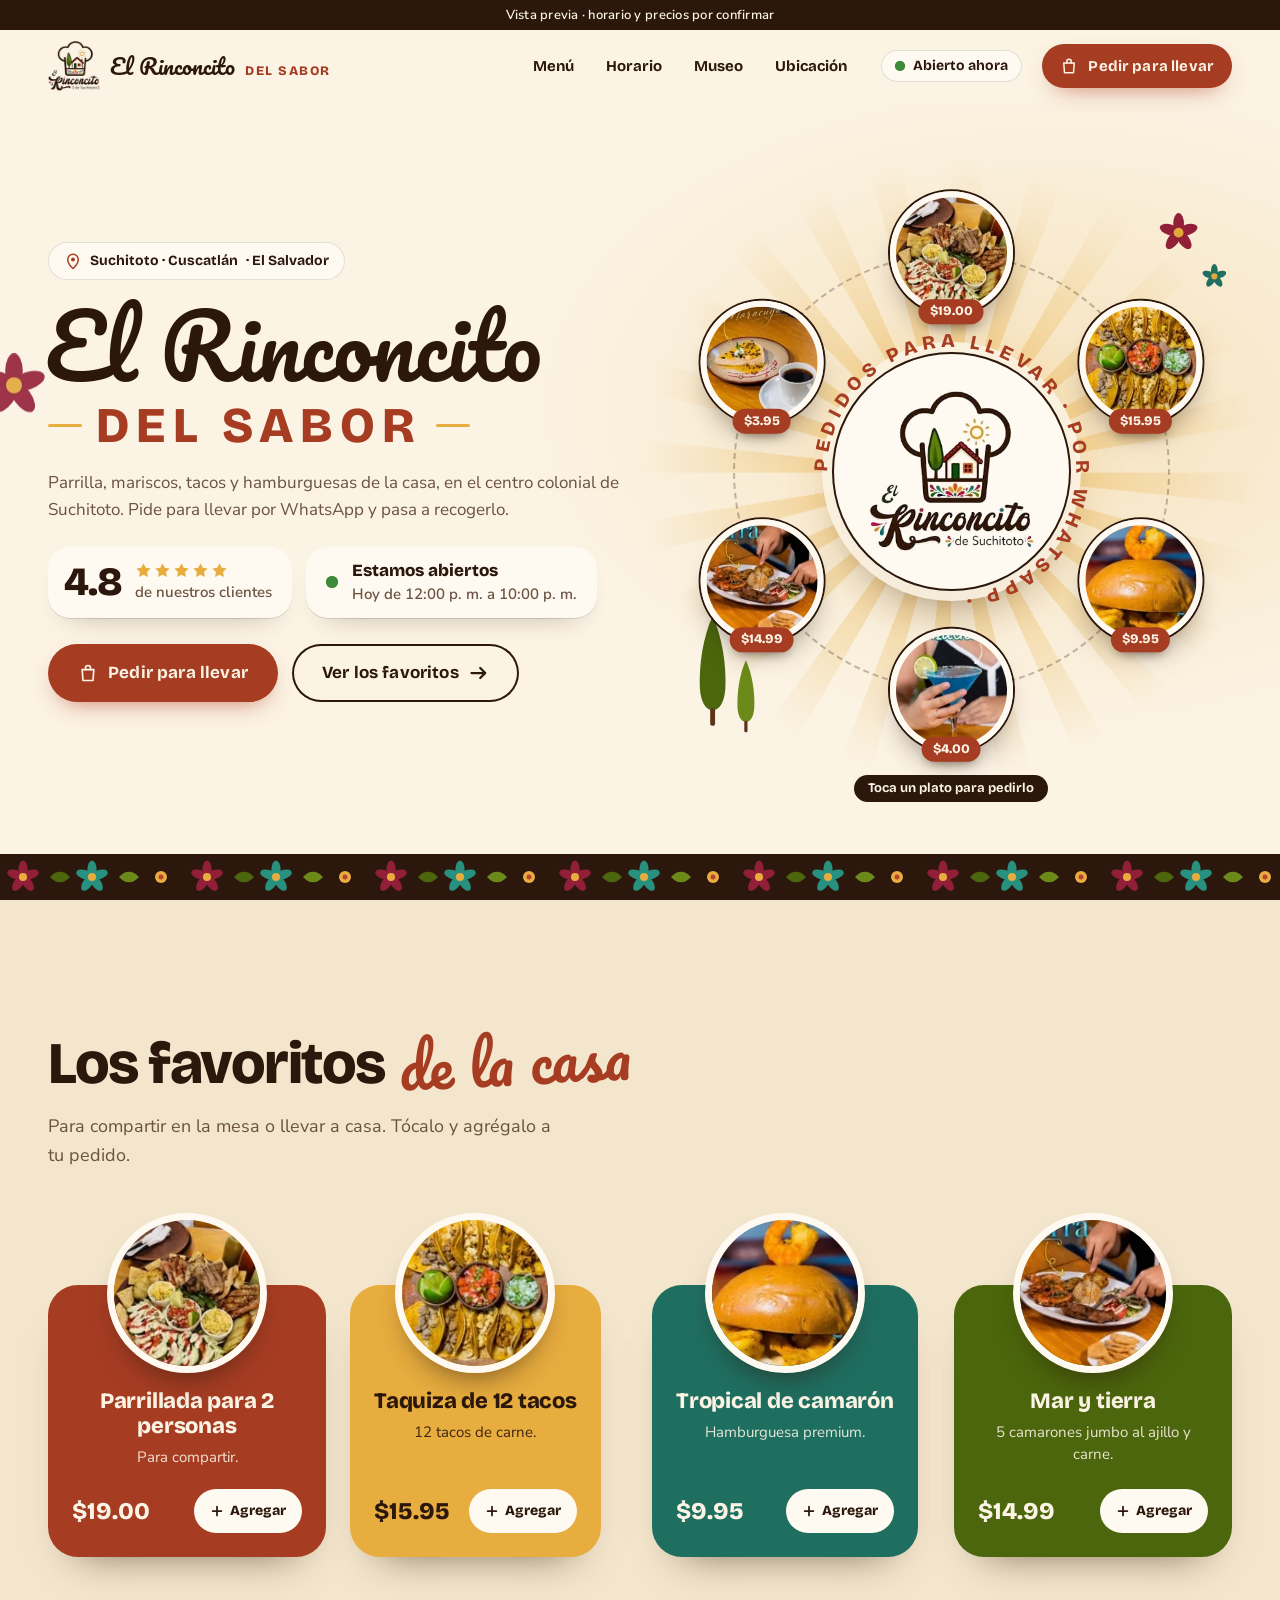
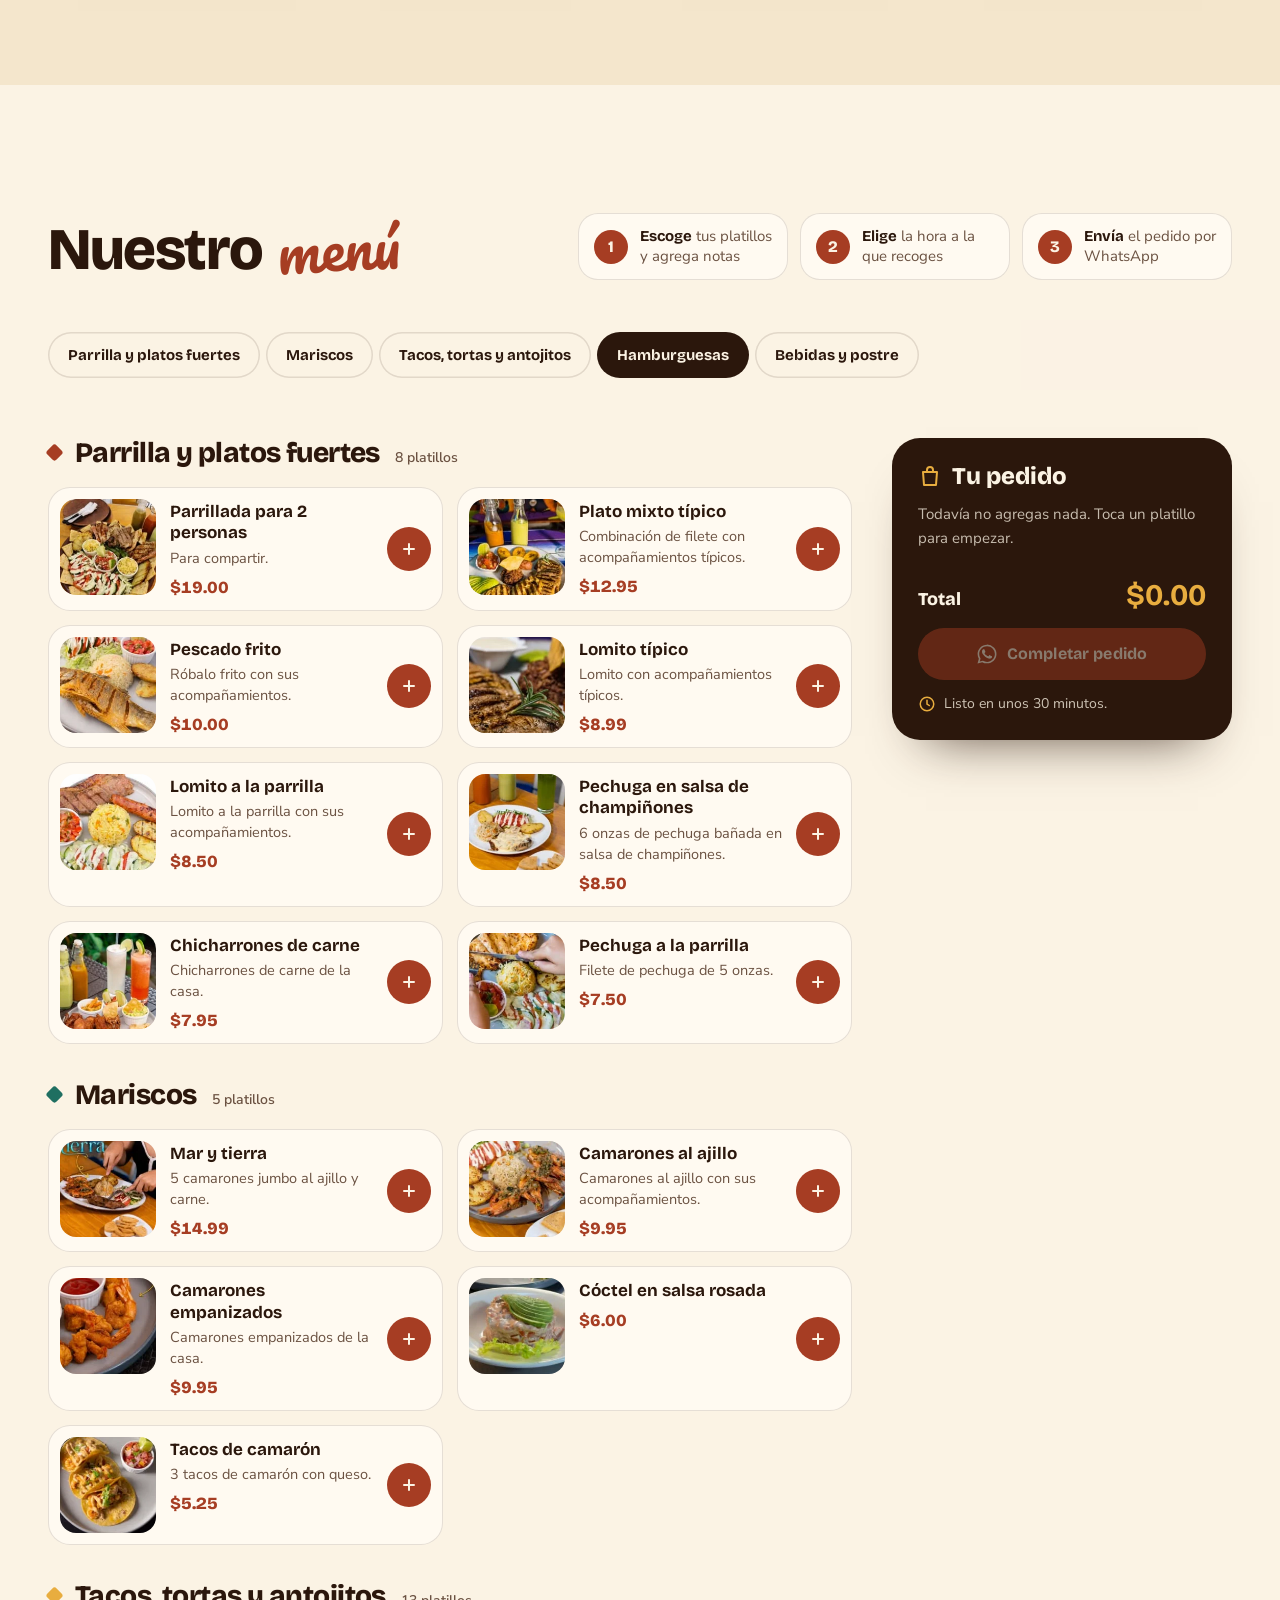
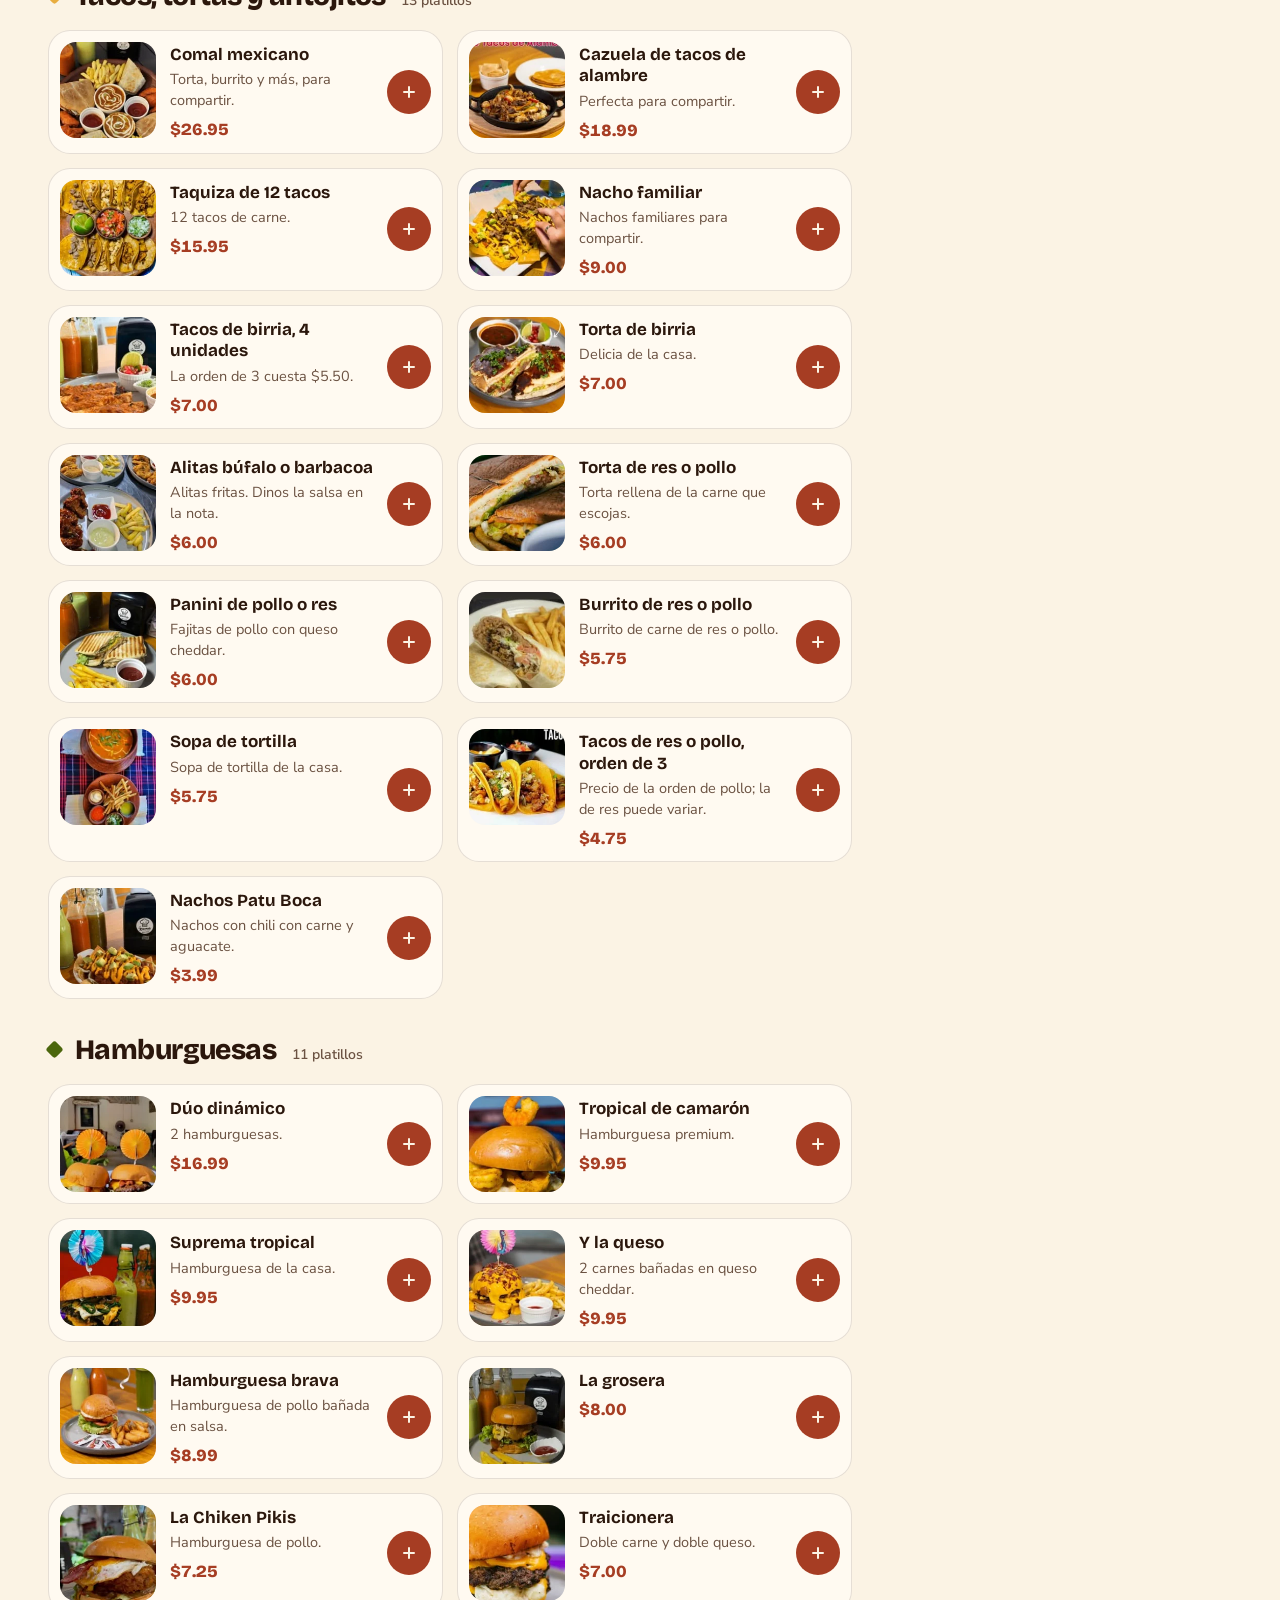
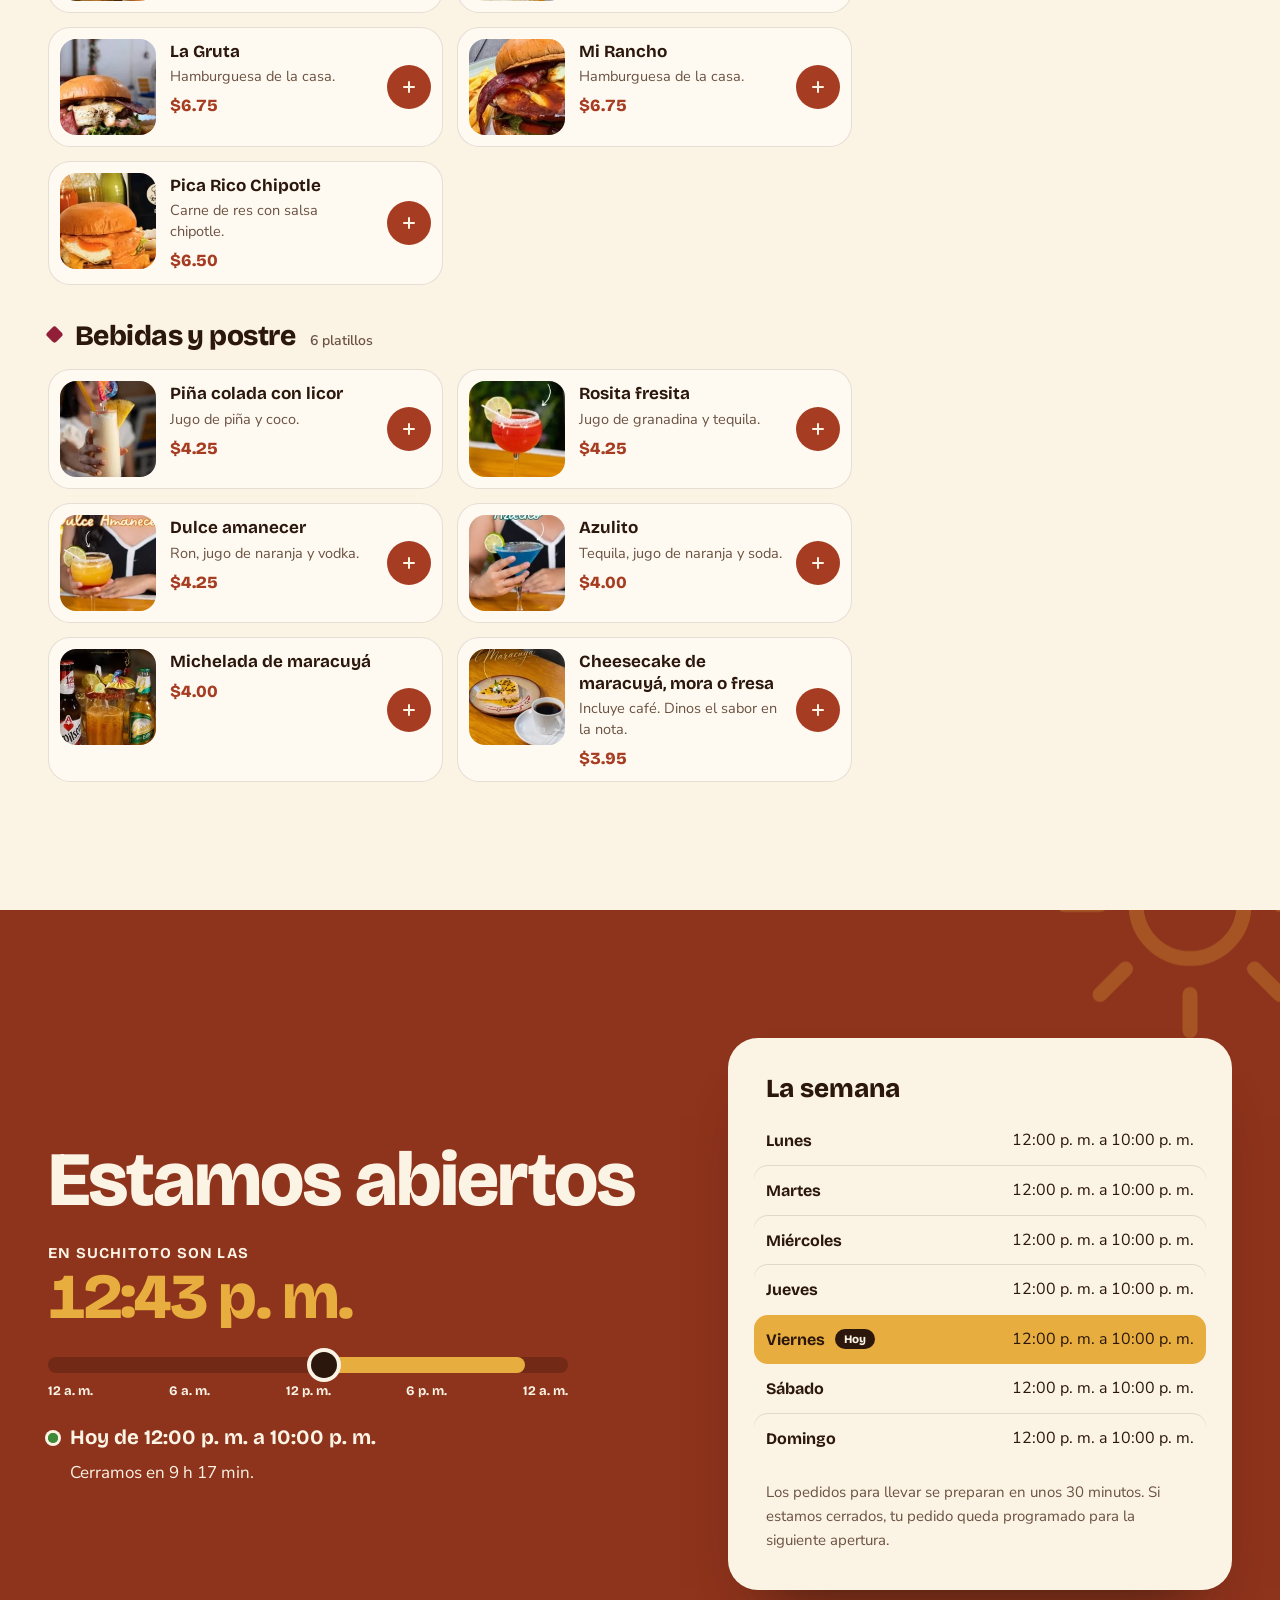
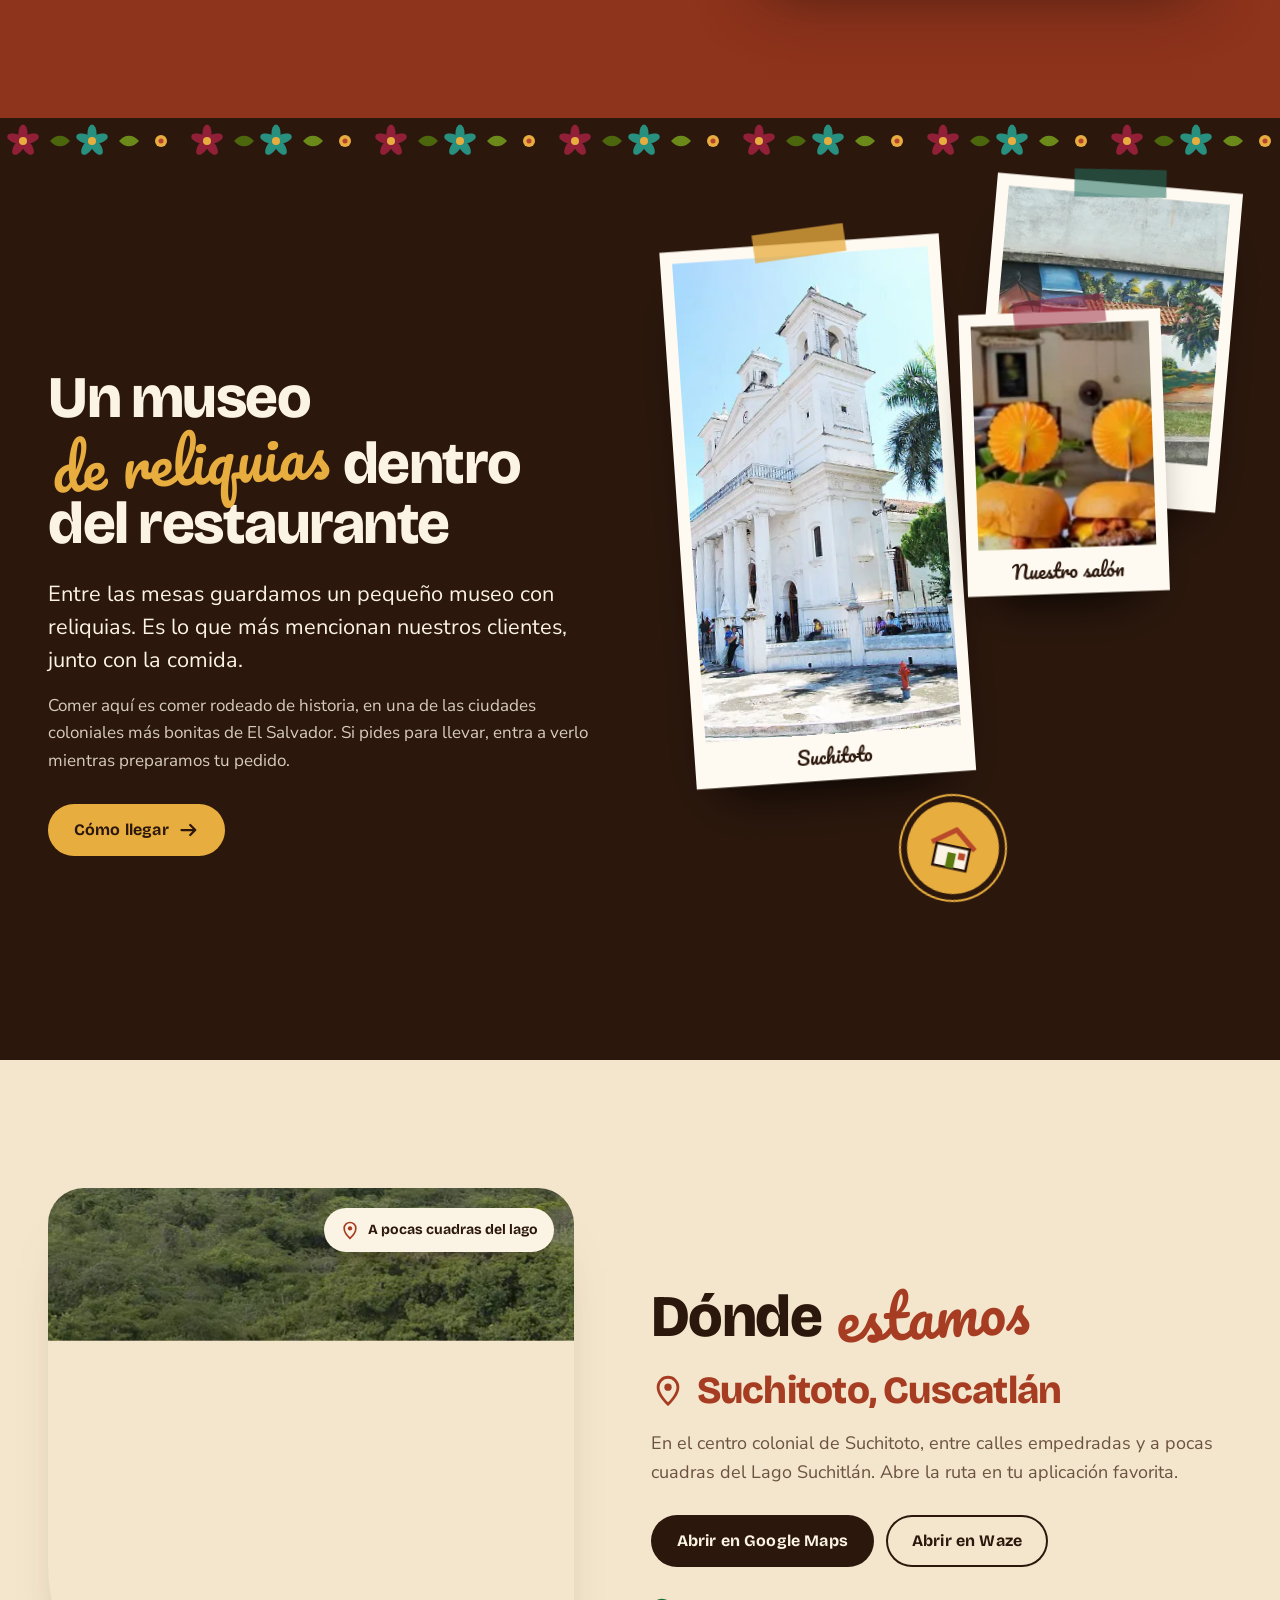
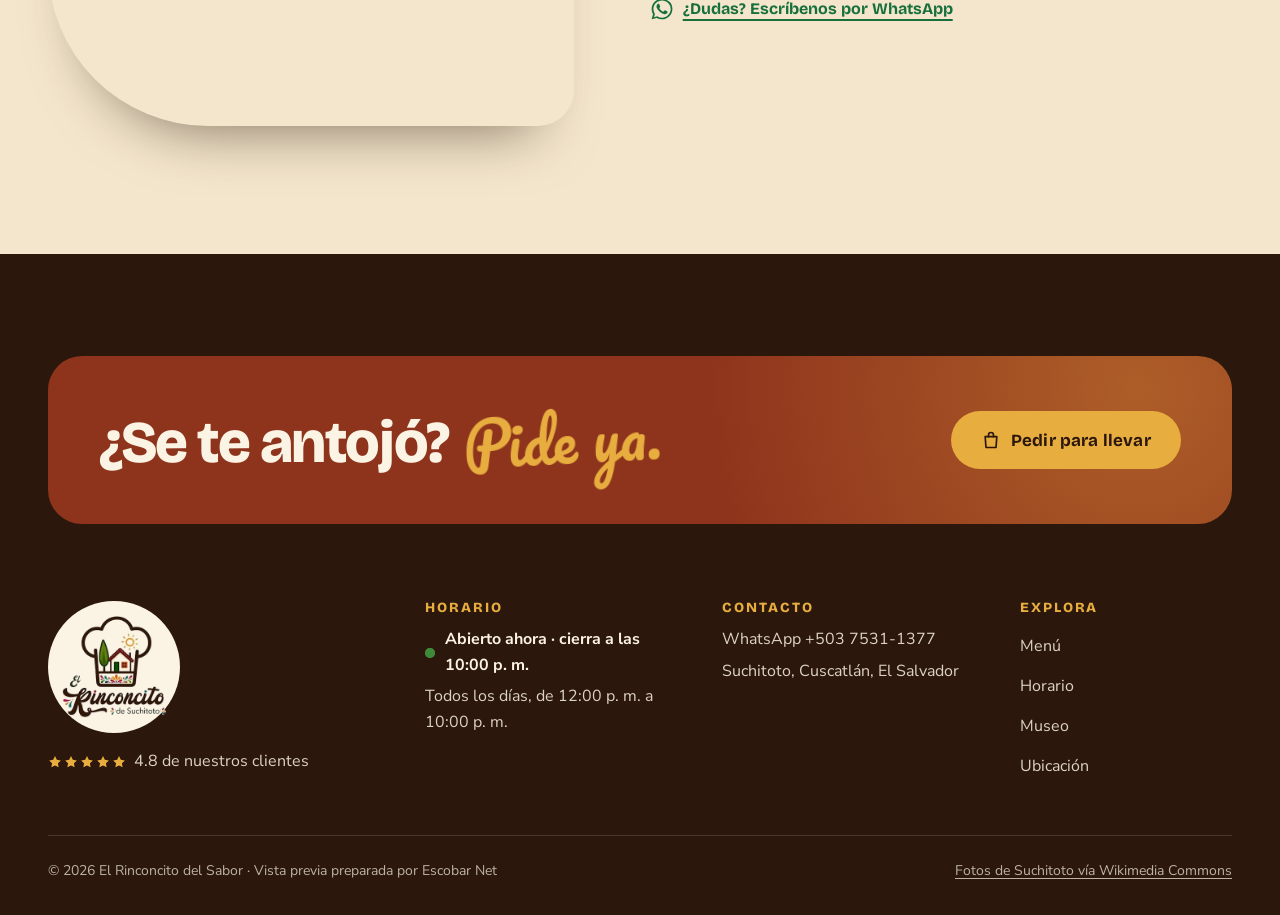
<file: index.html>
<!doctype html>
<html lang="es">
<head>
<meta charset="utf-8">
<meta name="viewport" content="width=device-width, initial-scale=1, viewport-fit=cover, interactive-widget=resizes-content">
<title>El Rinconcito del Sabor · Restaurante en Suchitoto · Pedidos para llevar</title>
<meta name="description" content="Parrilla, mariscos, tacos y hamburguesas en Suchitoto. Mira el menú con fotos y precios, arma tu pedido para llevar y envíalo por WhatsApp.">
<meta property="og:type" content="website">
<meta property="og:locale" content="es_SV">
<meta property="og:site_name" content="El Rinconcito del Sabor">
<meta property="og:title" content="El Rinconcito del Sabor · Pedidos para llevar en Suchitoto">
<meta property="og:description" content="Mira el menú con fotos y precios, arma tu pedido y envíalo por WhatsApp. Lo recoges en el local.">
<!-- og:image necesita la URL completa. Si cambia el dominio, actualízala. -->
<meta property="og:image" content="https://escobarnet-software.github.io/El-Rinconcito-del-Sabor/share.jpg">
<meta property="og:image:width" content="1200">
<meta property="og:image:height" content="630">
<meta property="og:image:alt" content="Logo de El Rinconcito del Sabor sobre los techos de teja de Suchitoto">
<meta name="twitter:card" content="summary_large_image">
<link rel="icon" href="img/favicon.png" type="image/png">
<link rel="apple-touch-icon" href="img/logo.png">
<meta name="theme-color" content="#fbf3e4">
<meta name="color-scheme" content="light">
<link rel="preconnect" href="https://fonts.googleapis.com">
<link rel="preconnect" href="https://fonts.gstatic.com" crossorigin>
<link href="https://fonts.googleapis.com/css2?family=Bricolage+Grotesque:opsz,wght@12..96,400..800&family=Nunito+Sans:opsz,wght@6..12,400..700&family=Pacifico&display=swap" rel="stylesheet">
<link rel="stylesheet" href="css/styles.css">
<script>document.documentElement.classList.add('js-on')</script>
</head>
<body>

<!-- Gráficos sacados del logo: sol, ciprés, flor del azulejo, casita. Se usan con <use>. -->
<svg width="0" height="0" style="position:absolute" aria-hidden="true">
  <defs>
    <symbol id="g-sol" viewBox="0 0 100 100"><g fill="none" stroke="currentColor" stroke-width="5" stroke-linecap="round"><circle cx="50" cy="50" r="18"/><path d="M50 8v12M50 80v12M8 50h12M80 50h12M20 20l8.5 8.5M71.5 71.5 80 80M80 20l-8.5 8.5M28.5 71.5 20 80"/></g></symbol>
    <symbol id="g-cipres" viewBox="0 0 40 120"><path d="M20 4C30 26 34 54 33 78c-1 14-6 22-13 22S8 92 7 78C6 54 10 26 20 4z" fill="currentColor"/><rect x="17.5" y="98" width="5" height="18" rx="2" fill="#5a3418"/></symbol>
    <symbol id="g-flor" viewBox="0 0 40 40"><g transform="translate(20 20)"><g fill="currentColor"><ellipse rx="5.5" ry="11" cy="-9"/><ellipse rx="5.5" ry="11" cy="-9" transform="rotate(72)"/><ellipse rx="5.5" ry="11" cy="-9" transform="rotate(144)"/><ellipse rx="5.5" ry="11" cy="-9" transform="rotate(216)"/><ellipse rx="5.5" ry="11" cy="-9" transform="rotate(288)"/></g><circle r="5" fill="#e3a83b"/></g></symbol>
    <symbol id="g-hoja" viewBox="0 0 40 20"><path d="M2 10C10 1 26 1 38 10 26 19 10 19 2 10z" fill="currentColor"/></symbol>
    <symbol id="g-casa" viewBox="0 0 64 56"><path d="M6 26 32 6l26 20" fill="none" stroke="#b8492a" stroke-width="6" stroke-linejoin="round"/><path d="M12 26h40v26H12z" fill="#fbf3e4" stroke="#2b170c" stroke-width="3"/><rect x="27" y="34" width="10" height="18" fill="#5b7b10"/><rect x="40" y="32" width="8" height="8" fill="#b8492a"/></symbol>
    <symbol id="g-wa" viewBox="0 0 24 24"><path fill="currentColor" d="M17.47 14.38c-.3-.15-1.76-.87-2.03-.97-.27-.1-.47-.15-.67.15-.2.3-.77.97-.94 1.17-.17.2-.35.22-.65.07-.3-.15-1.26-.46-2.4-1.48-.89-.79-1.49-1.77-1.66-2.07-.17-.3-.02-.46.13-.61.13-.13.3-.35.45-.52.15-.17.2-.3.3-.5.1-.2.05-.37-.02-.52-.07-.15-.67-1.62-.92-2.22-.24-.58-.49-.5-.67-.51h-.57c-.2 0-.52.07-.79.37-.27.3-1.04 1.02-1.04 2.48s1.07 2.88 1.21 3.08c.15.2 2.1 3.2 5.08 4.49.71.31 1.26.49 1.69.63.71.23 1.36.2 1.87.12.57-.09 1.76-.72 2.01-1.41.25-.69.25-1.29.17-1.41-.07-.12-.27-.2-.57-.35zM12.04 21.5h-.01a9.4 9.4 0 0 1-4.79-1.31l-.34-.2-3.56.93.95-3.47-.22-.36a9.4 9.4 0 0 1-1.44-5.02c0-5.2 4.23-9.43 9.43-9.43 2.52 0 4.89.98 6.67 2.77a9.37 9.37 0 0 1 2.76 6.67c0 5.2-4.23 9.42-9.43 9.42zm8.02-17.45A11.27 11.27 0 0 0 12.04.75C5.8.75.72 5.83.72 12.07c0 2 .52 3.94 1.51 5.65L.62 23.25l5.66-1.48a11.3 11.3 0 0 0 5.75 1.47h.01c6.24 0 11.32-5.08 11.32-11.32 0-3.02-1.18-5.87-3.31-8z"/></symbol>
    <symbol id="g-star" viewBox="0 0 20 20"><path fill="currentColor" d="M10 1.6l2.6 5.3 5.8.8-4.2 4.1 1 5.8L10 14.9l-5.2 2.7 1-5.8L1.6 7.7l5.8-.8z"/></symbol>
    <symbol id="g-plus" viewBox="0 0 16 16"><path d="M8 3v10M3 8h10" fill="none" stroke="currentColor" stroke-width="2" stroke-linecap="round"/></symbol>
    <symbol id="g-flecha" viewBox="0 0 16 16"><path d="M2 8h11M9 4l4 4-4 4" fill="none" stroke="currentColor" stroke-width="1.8" stroke-linecap="round" stroke-linejoin="round"/></symbol>
    <symbol id="g-reloj" viewBox="0 0 24 24"><g fill="none" stroke="currentColor" stroke-width="2" stroke-linecap="round"><circle cx="12" cy="12" r="9"/><path d="M12 7v5l3 2"/></g></symbol>
    <symbol id="g-pin" viewBox="0 0 24 24"><path d="M12 22s7-6.2 7-12a7 7 0 1 0-14 0c0 5.8 7 12 7 12z" fill="none" stroke="currentColor" stroke-width="2"/><circle cx="12" cy="10" r="2.6" fill="currentColor"/></symbol>
    <symbol id="g-bolsa" viewBox="0 0 24 24"><g fill="none" stroke="currentColor" stroke-width="2" stroke-linejoin="round"><path d="M5 8h14l-1 13H6z"/><path d="M9 8V6a3 3 0 0 1 6 0v2" stroke-linecap="round"/></g></symbol>
  </defs>
</svg>

<a class="skip" href="#contenido">Saltar al contenido</a>

<header class="top" data-top>
  <p class="strip">Vista previa · horario y precios por confirmar</p>
  <div class="top__bar wrap">
    <a class="brand" href="#inicio" aria-label="El Rinconcito del Sabor, inicio">
      <img src="img/logo-128.webp" alt="" width="128" height="125">
      <span class="brand__name">El Rinconcito <em>del Sabor</em></span>
    </a>
    <nav class="top__nav" aria-label="Principal">
      <a href="#menu">Menú</a><a href="#horario">Horario</a><a href="#museo">Museo</a><a href="#ubicacion">Ubicación</a>
    </nav>
    <p class="pill-status" data-estado data-estado-corto><span class="dot" aria-hidden="true"></span><span data-estado-texto>Horario</span></p>
    <a class="btn btn--teja btn--sm top__cta" href="#menu"><svg aria-hidden="true"><use href="#g-bolsa"/></svg>Pedir para llevar</a>
    <button class="top__menu" type="button" aria-expanded="false" aria-controls="menu-movil" data-menu-btn><span class="sr">Abrir menú de navegación</span><i aria-hidden="true"></i><i aria-hidden="true"></i></button>
  </div>
  <nav class="movil" id="menu-movil" aria-label="Menú móvil" hidden>
    <a href="#menu">Menú para llevar</a><a href="#horario">Horario</a><a href="#museo">El museo</a><a href="#ubicacion">Cómo llegar</a>
    <a class="btn btn--teja" href="#menu">Pedir para llevar</a>
  </nav>
</header>

<main id="contenido">

  <!-- ===================================================== PORTADA -->
  <section class="hero" id="inicio" aria-labelledby="hero-h">
    <div class="hero__bg" aria-hidden="true">
      <svg class="deco deco--sol" data-parallax="-0.12"><use href="#g-sol"/></svg>
      <svg class="deco deco--flor1" data-parallax="0.2"><use href="#g-flor"/></svg>
      <svg class="deco deco--flor2" data-parallax="-0.08"><use href="#g-flor"/></svg>
    </div>
    <div class="wrap hero__grid">
      <div class="hero__text">
        <p class="eyebrow" data-in="0"><svg aria-hidden="true"><use href="#g-pin"/></svg>Suchitoto · Cuscatlán<span class="eyebrow__sv"> · El Salvador</span></p>
        <h1 id="hero-h" class="hero__h">
          <span class="hero__l1" data-in="1">El Rinconcito</span>
          <span class="hero__l2" data-in="2">del Sabor</span>
        </h1>
        <p class="hero__lead" data-in="3">Parrilla, mariscos, tacos y hamburguesas de la casa, en el centro colonial de Suchitoto. Pide para llevar por WhatsApp y pasa a recogerlo.</p>
        <div class="hero__cards" data-in="4">
          <div class="mini mini--rating">
            <span class="mini__big">4.8</span>
            <span class="mini__body"><span class="stars" aria-hidden="true"><svg><use href="#g-star"/></svg><svg><use href="#g-star"/></svg><svg><use href="#g-star"/></svg><svg><use href="#g-star"/></svg><svg><use href="#g-star"/></svg></span><span>de nuestros clientes</span></span>
          </div>
          <div class="mini mini--hours" data-estado>
            <span class="dot" aria-hidden="true"></span>
            <span class="mini__body"><b data-estado-titulo>Horario</b><span data-estado-detalle>Todos los días de 12:00 p. m. a 10:00 p. m.</span></span>
          </div>
        </div>
        <div class="hero__btns" data-in="5">
          <a class="btn btn--teja btn--lg" href="#menu"><svg aria-hidden="true"><use href="#g-bolsa"/></svg>Pedir para llevar</a>
          <a class="btn btn--ghost btn--lg" href="#favoritos">Ver los favoritos<svg aria-hidden="true"><use href="#g-flecha"/></svg></a>
        </div>
      </div>

      <div class="hero__art">
        <div class="mesa" data-mesa>
          <div class="mesa__sol" data-parallax="-0.06" aria-hidden="true"></div>
          <div class="mesa__aro" aria-hidden="true"></div>
          <svg class="mesa__cipres mesa__cipres--a" aria-hidden="true"><use href="#g-cipres"/></svg>
          <svg class="mesa__cipres mesa__cipres--b" aria-hidden="true"><use href="#g-cipres"/></svg>
          <svg class="mesa__flor mesa__flor--a" aria-hidden="true"><use href="#g-flor"/></svg>
          <svg class="mesa__flor mesa__flor--b" aria-hidden="true"><use href="#g-flor"/></svg>
          <div class="mesa__orbita" data-orbita>
          <button class="oplate" type="button" data-id="parrillada-2" style="--a:0deg; --i:0"><span class="oplate__up"><span class="oplate__in"><img src="img/menu/parrillada-2.webp" alt="" width="188" height="188"></span><span class="oplate__tag" data-oplate-precio></span></span></button>
          <button class="oplate" type="button" data-id="taquiza-12" style="--a:60deg; --i:1"><span class="oplate__up"><span class="oplate__in"><img src="img/menu/taquiza-12.webp" alt="" width="188" height="188"></span><span class="oplate__tag" data-oplate-precio></span></span></button>
          <button class="oplate" type="button" data-id="tropical-camaron" style="--a:120deg; --i:2"><span class="oplate__up"><span class="oplate__in"><img src="img/menu/tropical-camaron.webp" alt="" width="188" height="188"></span><span class="oplate__tag" data-oplate-precio></span></span></button>
          <button class="oplate" type="button" data-id="azulito" style="--a:180deg; --i:3"><span class="oplate__up"><span class="oplate__in"><img src="img/menu/azulito.webp" alt="" width="188" height="188"></span><span class="oplate__tag" data-oplate-precio></span></span></button>
          <button class="oplate" type="button" data-id="mar-y-tierra" style="--a:240deg; --i:4"><span class="oplate__up"><span class="oplate__in"><img src="img/menu/mar-y-tierra.webp" alt="" width="188" height="188"></span><span class="oplate__tag" data-oplate-precio></span></span></button>
          <button class="oplate" type="button" data-id="cheesecake" style="--a:300deg; --i:5"><span class="oplate__up"><span class="oplate__in"><img src="img/menu/cheesecake.webp" alt="" width="188" height="188"></span><span class="oplate__tag" data-oplate-precio></span></span></button>
          </div>
          <div class="mesa__centro" aria-hidden="true">
            <svg class="mesa__ring" viewBox="0 0 200 200"><defs><path id="circulo" d="M100 100m-80 0a80 80 0 1 1 160 0a80 80 0 1 1-160 0"/></defs><text><textPath href="#circulo">PEDIDOS PARA LLEVAR · POR WHATSAPP · </textPath></text></svg>
            <img class="mesa__logo" src="img/logo.webp" alt="" width="256" height="250" fetchpriority="high">
          </div>
          <p class="mesa__hint" aria-hidden="true">Toca un plato para pedirlo</p>
        </div>
      </div>
    </div>
    <div class="tiles" aria-hidden="true"></div>
  </section>

  <!-- ===================================================== FAVORITOS -->
  <section class="sec favs" id="favoritos" aria-labelledby="favs-h">
    <div class="wrap">
      <div class="head" data-reveal>
        <h2 id="favs-h">Los favoritos <span class="script">de la casa</span></h2>
        <p class="head__lead">Para compartir en la mesa o llevar a casa. Tócalo y agrégalo a tu pedido.</p>
      </div>
      <ul class="favs__list" data-favs></ul>
    </div>
  </section>

  <!-- ===================================================== MENÚ -->
  <section class="sec menu" id="menu" aria-labelledby="menu-h">
    <div class="wrap">
      <div class="menu__top">
        <div class="head" data-reveal>
          <h2 id="menu-h">Nuestro <span class="script">menú</span></h2>
        </div>
        <ol class="steps" data-reveal>
          <li><span class="steps__n">1</span><span><b>Escoge</b> tus platillos y agrega notas</span></li>
          <li><span class="steps__n">2</span><span><b>Elige</b> la hora a la que recoges</span></li>
          <li><span class="steps__n">3</span><span><b>Envía</b> el pedido por WhatsApp</span></li>
        </ol>
      </div>
      <nav class="tabs" aria-label="Categorías del menú" data-chips>
        <!--chips:start--><a class="chip" href="#cat-parrilla">Parrilla y platos fuertes</a><a class="chip" href="#cat-mariscos">Mariscos</a><a class="chip" href="#cat-antojitos">Tacos, tortas y antojitos</a><a class="chip" href="#cat-hamburguesas">Hamburguesas</a><a class="chip" href="#cat-bebidas">Bebidas y postre</a><!--chips:end-->
      </nav>
      <div class="menu__layout">
        <div class="menu__list" data-menu>
          <!--menu:start--><section class="menu-group" id="cat-parrilla" aria-labelledby="cat-parrilla-h"><h3 class="menu-group__h" id="cat-parrilla-h">Parrilla y platos fuertes <span class="menu-group__n">8 platillos</span></h3><ul class="dishes"><li class="dish" data-id="parrillada-2"><div class="dish__btn"><span class="dish__img"><img src="img/menu/parrillada-2.webp" alt="" width="188" height="188" loading="lazy" decoding="async"></span><span class="dish__body"><span class="dish__name">Parrillada para 2 personas</span><span class="dish__desc">Para compartir.</span><span class="dish__foot"><span class="dish__price">$19.00</span></span></span></div></li><li class="dish" data-id="plato-mixto"><div class="dish__btn"><span class="dish__img"><img src="img/menu/plato-mixto.webp" alt="" width="188" height="188" loading="lazy" decoding="async"></span><span class="dish__body"><span class="dish__name">Plato mixto típico</span><span class="dish__desc">Combinación de filete con acompañamientos típicos.</span><span class="dish__foot"><span class="dish__price">$12.95</span></span></span></div></li><li class="dish" data-id="pescado-frito"><div class="dish__btn"><span class="dish__img"><img src="img/menu/pescado-frito.webp" alt="" width="188" height="188" loading="lazy" decoding="async"></span><span class="dish__body"><span class="dish__name">Pescado frito</span><span class="dish__desc">Róbalo frito con sus acompañamientos.</span><span class="dish__foot"><span class="dish__price">$10.00</span></span></span></div></li><li class="dish" data-id="lomito-tipico"><div class="dish__btn"><span class="dish__img"><img src="img/menu/lomito-tipico.webp" alt="" width="188" height="188" loading="lazy" decoding="async"></span><span class="dish__body"><span class="dish__name">Lomito típico</span><span class="dish__desc">Lomito con acompañamientos típicos.</span><span class="dish__foot"><span class="dish__price">$8.99</span></span></span></div></li><li class="dish" data-id="lomito-parrilla"><div class="dish__btn"><span class="dish__img"><img src="img/menu/lomito-parrilla.webp" alt="" width="188" height="188" loading="lazy" decoding="async"></span><span class="dish__body"><span class="dish__name">Lomito a la parrilla</span><span class="dish__desc">Lomito a la parrilla con sus acompañamientos.</span><span class="dish__foot"><span class="dish__price">$8.50</span></span></span></div></li><li class="dish" data-id="pechuga-champinones"><div class="dish__btn"><span class="dish__img"><img src="img/menu/pechuga-champinones.webp" alt="" width="188" height="188" loading="lazy" decoding="async"></span><span class="dish__body"><span class="dish__name">Pechuga en salsa de champiñones</span><span class="dish__desc">6 onzas de pechuga bañada en salsa de champiñones.</span><span class="dish__foot"><span class="dish__price">$8.50</span></span></span></div></li><li class="dish" data-id="chicharrones"><div class="dish__btn"><span class="dish__img"><img src="img/menu/chicharrones.webp" alt="" width="188" height="188" loading="lazy" decoding="async"></span><span class="dish__body"><span class="dish__name">Chicharrones de carne</span><span class="dish__desc">Chicharrones de carne de la casa.</span><span class="dish__foot"><span class="dish__price">$7.95</span></span></span></div></li><li class="dish" data-id="pechuga-parrilla"><div class="dish__btn"><span class="dish__img"><img src="img/menu/pechuga-parrilla.webp" alt="" width="188" height="188" loading="lazy" decoding="async"></span><span class="dish__body"><span class="dish__name">Pechuga a la parrilla</span><span class="dish__desc">Filete de pechuga de 5 onzas.</span><span class="dish__foot"><span class="dish__price">$7.50</span></span></span></div></li></ul></section>
<section class="menu-group" id="cat-mariscos" aria-labelledby="cat-mariscos-h"><h3 class="menu-group__h" id="cat-mariscos-h">Mariscos <span class="menu-group__n">5 platillos</span></h3><ul class="dishes"><li class="dish" data-id="mar-y-tierra"><div class="dish__btn"><span class="dish__img"><img src="img/menu/mar-y-tierra.webp" alt="" width="188" height="188" loading="lazy" decoding="async"></span><span class="dish__body"><span class="dish__name">Mar y tierra</span><span class="dish__desc">5 camarones jumbo al ajillo y carne.</span><span class="dish__foot"><span class="dish__price">$14.99</span></span></span></div></li><li class="dish" data-id="camarones-ajillo"><div class="dish__btn"><span class="dish__img"><img src="img/menu/camarones-ajillo.webp" alt="" width="188" height="188" loading="lazy" decoding="async"></span><span class="dish__body"><span class="dish__name">Camarones al ajillo</span><span class="dish__desc">Camarones al ajillo con sus acompañamientos.</span><span class="dish__foot"><span class="dish__price">$9.95</span></span></span></div></li><li class="dish" data-id="camarones-empanizados"><div class="dish__btn"><span class="dish__img"><img src="img/menu/camarones-empanizados.webp" alt="" width="188" height="188" loading="lazy" decoding="async"></span><span class="dish__body"><span class="dish__name">Camarones empanizados</span><span class="dish__desc">Camarones empanizados de la casa.</span><span class="dish__foot"><span class="dish__price">$9.95</span></span></span></div></li><li class="dish" data-id="coctel-rosada"><div class="dish__btn"><span class="dish__img"><img src="img/menu/coctel-rosada.webp" alt="" width="188" height="188" loading="lazy" decoding="async"></span><span class="dish__body"><span class="dish__name">Cóctel en salsa rosada</span><span class="dish__foot"><span class="dish__price">$6.00</span></span></span></div></li><li class="dish" data-id="tacos-camaron"><div class="dish__btn"><span class="dish__img"><img src="img/menu/tacos-camaron.webp" alt="" width="188" height="188" loading="lazy" decoding="async"></span><span class="dish__body"><span class="dish__name">Tacos de camarón</span><span class="dish__desc">3 tacos de camarón con queso.</span><span class="dish__foot"><span class="dish__price">$5.25</span></span></span></div></li></ul></section>
<section class="menu-group" id="cat-antojitos" aria-labelledby="cat-antojitos-h"><h3 class="menu-group__h" id="cat-antojitos-h">Tacos, tortas y antojitos <span class="menu-group__n">13 platillos</span></h3><ul class="dishes"><li class="dish" data-id="comal-mexicano"><div class="dish__btn"><span class="dish__img"><img src="img/menu/comal-mexicano.webp" alt="" width="188" height="188" loading="lazy" decoding="async"></span><span class="dish__body"><span class="dish__name">Comal mexicano</span><span class="dish__desc">Torta, burrito y más, para compartir.</span><span class="dish__foot"><span class="dish__price">$26.95</span></span></span></div></li><li class="dish" data-id="cazuela-alambre"><div class="dish__btn"><span class="dish__img"><img src="img/menu/cazuela-alambre.webp" alt="" width="188" height="188" loading="lazy" decoding="async"></span><span class="dish__body"><span class="dish__name">Cazuela de tacos de alambre</span><span class="dish__desc">Perfecta para compartir.</span><span class="dish__foot"><span class="dish__price">$18.99</span></span></span></div></li><li class="dish" data-id="taquiza-12"><div class="dish__btn"><span class="dish__img"><img src="img/menu/taquiza-12.webp" alt="" width="188" height="188" loading="lazy" decoding="async"></span><span class="dish__body"><span class="dish__name">Taquiza de 12 tacos</span><span class="dish__desc">12 tacos de carne.</span><span class="dish__foot"><span class="dish__price">$15.95</span></span></span></div></li><li class="dish" data-id="nacho-familiar"><div class="dish__btn"><span class="dish__img"><img src="img/menu/nacho-familiar.webp" alt="" width="188" height="188" loading="lazy" decoding="async"></span><span class="dish__body"><span class="dish__name">Nacho familiar</span><span class="dish__desc">Nachos familiares para compartir.</span><span class="dish__foot"><span class="dish__price">$9.00</span></span></span></div></li><li class="dish" data-id="tacos-birria"><div class="dish__btn"><span class="dish__img"><img src="img/menu/tacos-birria.webp" alt="" width="188" height="188" loading="lazy" decoding="async"></span><span class="dish__body"><span class="dish__name">Tacos de birria, 4 unidades</span><span class="dish__desc">La orden de 3 cuesta $5.50.</span><span class="dish__foot"><span class="dish__price">$7.00</span></span></span></div></li><li class="dish" data-id="torta-birria"><div class="dish__btn"><span class="dish__img"><img src="img/menu/torta-birria.webp" alt="" width="188" height="188" loading="lazy" decoding="async"></span><span class="dish__body"><span class="dish__name">Torta de birria</span><span class="dish__desc">Delicia de la casa.</span><span class="dish__foot"><span class="dish__price">$7.00</span></span></span></div></li><li class="dish" data-id="alitas"><div class="dish__btn"><span class="dish__img"><img src="img/menu/alitas.webp" alt="" width="188" height="188" loading="lazy" decoding="async"></span><span class="dish__body"><span class="dish__name">Alitas búfalo o barbacoa</span><span class="dish__desc">Alitas fritas. Dinos la salsa en la nota.</span><span class="dish__foot"><span class="dish__price">$6.00</span></span></span></div></li><li class="dish" data-id="torta-res-pollo"><div class="dish__btn"><span class="dish__img"><img src="img/menu/torta-res-pollo.webp" alt="" width="188" height="188" loading="lazy" decoding="async"></span><span class="dish__body"><span class="dish__name">Torta de res o pollo</span><span class="dish__desc">Torta rellena de la carne que escojas.</span><span class="dish__foot"><span class="dish__price">$6.00</span></span></span></div></li><li class="dish" data-id="panini"><div class="dish__btn"><span class="dish__img"><img src="img/menu/panini.webp" alt="" width="188" height="188" loading="lazy" decoding="async"></span><span class="dish__body"><span class="dish__name">Panini de pollo o res</span><span class="dish__desc">Fajitas de pollo con queso cheddar.</span><span class="dish__foot"><span class="dish__price">$6.00</span></span></span></div></li><li class="dish" data-id="burrito"><div class="dish__btn"><span class="dish__img"><img src="img/menu/burrito.webp" alt="" width="188" height="188" loading="lazy" decoding="async"></span><span class="dish__body"><span class="dish__name">Burrito de res o pollo</span><span class="dish__desc">Burrito de carne de res o pollo.</span><span class="dish__foot"><span class="dish__price">$5.75</span></span></span></div></li><li class="dish" data-id="sopa-tortilla"><div class="dish__btn"><span class="dish__img"><img src="img/menu/sopa-tortilla.webp" alt="" width="188" height="188" loading="lazy" decoding="async"></span><span class="dish__body"><span class="dish__name">Sopa de tortilla</span><span class="dish__desc">Sopa de tortilla de la casa.</span><span class="dish__foot"><span class="dish__price">$5.75</span></span></span></div></li><li class="dish" data-id="tacos-res-pollo"><div class="dish__btn"><span class="dish__img"><img src="img/menu/tacos-res-pollo.webp" alt="" width="188" height="188" loading="lazy" decoding="async"></span><span class="dish__body"><span class="dish__name">Tacos de res o pollo, orden de 3</span><span class="dish__desc">Precio de la orden de pollo; la de res puede variar.</span><span class="dish__foot"><span class="dish__price">$4.75</span></span></span></div></li><li class="dish" data-id="nachos-patu-boca"><div class="dish__btn"><span class="dish__img"><img src="img/menu/nachos-patu-boca.webp" alt="" width="188" height="188" loading="lazy" decoding="async"></span><span class="dish__body"><span class="dish__name">Nachos Patu Boca</span><span class="dish__desc">Nachos con chili con carne y aguacate.</span><span class="dish__foot"><span class="dish__price">$3.99</span></span></span></div></li></ul></section>
<section class="menu-group" id="cat-hamburguesas" aria-labelledby="cat-hamburguesas-h"><h3 class="menu-group__h" id="cat-hamburguesas-h">Hamburguesas <span class="menu-group__n">11 platillos</span></h3><ul class="dishes"><li class="dish" data-id="duo-dinamico"><div class="dish__btn"><span class="dish__img"><img src="img/menu/duo-dinamico.webp" alt="" width="188" height="188" loading="lazy" decoding="async"></span><span class="dish__body"><span class="dish__name">Dúo dinámico</span><span class="dish__desc">2 hamburguesas.</span><span class="dish__foot"><span class="dish__price">$16.99</span></span></span></div></li><li class="dish" data-id="tropical-camaron"><div class="dish__btn"><span class="dish__img"><img src="img/menu/tropical-camaron.webp" alt="" width="188" height="188" loading="lazy" decoding="async"></span><span class="dish__body"><span class="dish__name">Tropical de camarón</span><span class="dish__desc">Hamburguesa premium.</span><span class="dish__foot"><span class="dish__price">$9.95</span></span></span></div></li><li class="dish" data-id="suprema-tropical"><div class="dish__btn"><span class="dish__img"><img src="img/menu/suprema-tropical.webp" alt="" width="188" height="188" loading="lazy" decoding="async"></span><span class="dish__body"><span class="dish__name">Suprema tropical</span><span class="dish__desc">Hamburguesa de la casa.</span><span class="dish__foot"><span class="dish__price">$9.95</span></span></span></div></li><li class="dish" data-id="y-la-queso"><div class="dish__btn"><span class="dish__img"><img src="img/menu/y-la-queso.webp" alt="" width="188" height="188" loading="lazy" decoding="async"></span><span class="dish__body"><span class="dish__name">Y la queso</span><span class="dish__desc">2 carnes bañadas en queso cheddar.</span><span class="dish__foot"><span class="dish__price">$9.95</span></span></span></div></li><li class="dish" data-id="hamburguesa-brava"><div class="dish__btn"><span class="dish__img"><img src="img/menu/hamburguesa-brava.webp" alt="" width="188" height="188" loading="lazy" decoding="async"></span><span class="dish__body"><span class="dish__name">Hamburguesa brava</span><span class="dish__desc">Hamburguesa de pollo bañada en salsa.</span><span class="dish__foot"><span class="dish__price">$8.99</span></span></span></div></li><li class="dish" data-id="la-grosera"><div class="dish__btn"><span class="dish__img"><img src="img/menu/la-grosera.webp" alt="" width="188" height="188" loading="lazy" decoding="async"></span><span class="dish__body"><span class="dish__name">La grosera</span><span class="dish__foot"><span class="dish__price">$8.00</span></span></span></div></li><li class="dish" data-id="chiken-pikis"><div class="dish__btn"><span class="dish__img"><img src="img/menu/chiken-pikis.webp" alt="" width="188" height="188" loading="lazy" decoding="async"></span><span class="dish__body"><span class="dish__name">La Chiken Pikis</span><span class="dish__desc">Hamburguesa de pollo.</span><span class="dish__foot"><span class="dish__price">$7.25</span></span></span></div></li><li class="dish" data-id="traicionera"><div class="dish__btn"><span class="dish__img"><img src="img/menu/traicionera.webp" alt="" width="188" height="188" loading="lazy" decoding="async"></span><span class="dish__body"><span class="dish__name">Traicionera</span><span class="dish__desc">Doble carne y doble queso.</span><span class="dish__foot"><span class="dish__price">$7.00</span></span></span></div></li><li class="dish" data-id="la-gruta"><div class="dish__btn"><span class="dish__img"><img src="img/menu/la-gruta.webp" alt="" width="188" height="188" loading="lazy" decoding="async"></span><span class="dish__body"><span class="dish__name">La Gruta</span><span class="dish__desc">Hamburguesa de la casa.</span><span class="dish__foot"><span class="dish__price">$6.75</span></span></span></div></li><li class="dish" data-id="mi-rancho"><div class="dish__btn"><span class="dish__img"><img src="img/menu/mi-rancho.webp" alt="" width="188" height="188" loading="lazy" decoding="async"></span><span class="dish__body"><span class="dish__name">Mi Rancho</span><span class="dish__desc">Hamburguesa de la casa.</span><span class="dish__foot"><span class="dish__price">$6.75</span></span></span></div></li><li class="dish" data-id="pica-rico-chipotle"><div class="dish__btn"><span class="dish__img"><img src="img/menu/pica-rico-chipotle.webp" alt="" width="188" height="188" loading="lazy" decoding="async"></span><span class="dish__body"><span class="dish__name">Pica Rico Chipotle</span><span class="dish__desc">Carne de res con salsa chipotle.</span><span class="dish__foot"><span class="dish__price">$6.50</span></span></span></div></li></ul></section>
<section class="menu-group" id="cat-bebidas" aria-labelledby="cat-bebidas-h"><h3 class="menu-group__h" id="cat-bebidas-h">Bebidas y postre <span class="menu-group__n">6 platillos</span></h3><ul class="dishes"><li class="dish" data-id="pina-colada"><div class="dish__btn"><span class="dish__img"><img src="img/menu/pina-colada.webp" alt="" width="188" height="188" loading="lazy" decoding="async"></span><span class="dish__body"><span class="dish__name">Piña colada con licor</span><span class="dish__desc">Jugo de piña y coco.</span><span class="dish__foot"><span class="dish__price">$4.25</span></span></span></div></li><li class="dish" data-id="rosita-fresita"><div class="dish__btn"><span class="dish__img"><img src="img/menu/rosita-fresita.webp" alt="" width="188" height="188" loading="lazy" decoding="async"></span><span class="dish__body"><span class="dish__name">Rosita fresita</span><span class="dish__desc">Jugo de granadina y tequila.</span><span class="dish__foot"><span class="dish__price">$4.25</span></span></span></div></li><li class="dish" data-id="dulce-amanecer"><div class="dish__btn"><span class="dish__img"><img src="img/menu/dulce-amanecer.webp" alt="" width="188" height="188" loading="lazy" decoding="async"></span><span class="dish__body"><span class="dish__name">Dulce amanecer</span><span class="dish__desc">Ron, jugo de naranja y vodka.</span><span class="dish__foot"><span class="dish__price">$4.25</span></span></span></div></li><li class="dish" data-id="azulito"><div class="dish__btn"><span class="dish__img"><img src="img/menu/azulito.webp" alt="" width="188" height="188" loading="lazy" decoding="async"></span><span class="dish__body"><span class="dish__name">Azulito</span><span class="dish__desc">Tequila, jugo de naranja y soda.</span><span class="dish__foot"><span class="dish__price">$4.00</span></span></span></div></li><li class="dish" data-id="michelada-maracuya"><div class="dish__btn"><span class="dish__img"><img src="img/menu/michelada-maracuya.webp" alt="" width="188" height="188" loading="lazy" decoding="async"></span><span class="dish__body"><span class="dish__name">Michelada de maracuyá</span><span class="dish__foot"><span class="dish__price">$4.00</span></span></span></div></li><li class="dish" data-id="cheesecake"><div class="dish__btn"><span class="dish__img"><img src="img/menu/cheesecake.webp" alt="" width="188" height="188" loading="lazy" decoding="async"></span><span class="dish__body"><span class="dish__name">Cheesecake de maracuyá, mora o fresa</span><span class="dish__desc">Incluye café. Dinos el sabor en la nota.</span><span class="dish__foot"><span class="dish__price">$3.95</span></span></span></div></li></ul></section><!--menu:end-->
        </div>
        <aside class="panel" aria-labelledby="panel-h" data-panel>
          <div class="panel__in">
            <h3 id="panel-h"><svg aria-hidden="true"><use href="#g-bolsa"/></svg>Tu pedido</h3>
            <p class="panel__empty" data-panel-empty>Todavía no agregas nada. Toca un platillo para empezar.</p>
            <ul class="panel__lines" data-panel-lines></ul>
            <div class="panel__total"><span>Total</span><b data-cart-total data-panel-total>$0.00</b></div>
            <button class="btn btn--teja btn--block" type="button" data-open-cart><svg aria-hidden="true"><use href="#g-wa"/></svg>Completar pedido</button>
            <p class="panel__note"><svg aria-hidden="true"><use href="#g-reloj"/></svg><span data-panel-hora>Listo en unos 30 minutos.</span></p>
          </div>
        </aside>
      </div>
      <noscript><p class="noscript">Para armar el pedido aquí se necesita JavaScript. También puedes escribirnos directo por <a href="https://wa.me/50375311377">WhatsApp +503 7531-1377</a>.</p></noscript>
    </div>
  </section>

  <!-- ===================================================== HORARIO -->
  <section class="sec horario" id="horario" aria-labelledby="horario-h">
    <svg class="deco deco--sol2" data-parallax="-0.1" aria-hidden="true"><use href="#g-sol"/></svg>
    <div class="wrap horario__grid">
      <div class="horario__live" data-reveal>
        <h2 id="horario-h"><span data-estado-titulo>Estamos abiertos</span></h2>
        <p class="clock" aria-live="off"><span class="clock__label">En Suchitoto son las</span><span class="clock__time" data-reloj>12:00 p. m.</span></p>
        <div class="day" data-dia-barra>
          <div class="day__track"><div class="day__open" data-barra-abierto></div><div class="day__now" data-barra-ahora><span></span></div></div>
          <div class="day__labels"><span>12 a. m.</span><span>6 a. m.</span><span>12 p. m.</span><span>6 p. m.</span><span>12 a. m.</span></div>
        </div>
        <p class="horario__msg" data-estado><span class="dot" aria-hidden="true"></span><span data-estado-detalle>Todos los días de 12:00 p. m. a 10:00 p. m.</span></p>
        <p class="horario__falta" data-falta></p>
      </div>
      <div class="semana" data-reveal>
        <h3>La semana</h3>
        <dl class="semana__dl" data-horario data-assumed>
          <!--horario:start--><div class="hrow" data-dia="1"><dt>Lunes</dt><dd>12:00 p. m. a 10:00 p. m.</dd></div><div class="hrow" data-dia="2"><dt>Martes</dt><dd>12:00 p. m. a 10:00 p. m.</dd></div><div class="hrow" data-dia="3"><dt>Miércoles</dt><dd>12:00 p. m. a 10:00 p. m.</dd></div><div class="hrow" data-dia="4"><dt>Jueves</dt><dd>12:00 p. m. a 10:00 p. m.</dd></div><div class="hrow" data-dia="5"><dt>Viernes</dt><dd>12:00 p. m. a 10:00 p. m.</dd></div><div class="hrow" data-dia="6"><dt>Sábado</dt><dd>12:00 p. m. a 10:00 p. m.</dd></div><div class="hrow" data-dia="0"><dt>Domingo</dt><dd>12:00 p. m. a 10:00 p. m.</dd></div><!--horario:end-->
        </dl>
        <p class="semana__nota">Los pedidos para llevar se preparan en unos 30 minutos. Si estamos cerrados, tu pedido queda programado para la siguiente apertura.</p>
      </div>
    </div>
  </section>

  <!-- ===================================================== MUSEO -->
  <section class="sec museo" id="museo" aria-labelledby="museo-h">
    <div class="tiles tiles--top" aria-hidden="true"></div>
    <div class="wrap museo__grid">
      <div class="museo__text" data-reveal>
        <h2 id="museo-h">Un museo <span class="script">de reliquias</span> dentro del restaurante</h2>
        <p class="museo__lead">Entre las mesas guardamos un pequeño museo con reliquias. Es lo que más mencionan nuestros clientes, junto con la comida.</p>
        <p>Comer aquí es comer rodeado de historia, en una de las ciudades coloniales más bonitas de El Salvador. Si pides para llevar, entra a verlo mientras preparamos tu pedido.</p>
        <a class="btn btn--sol" href="#ubicacion">Cómo llegar<svg aria-hidden="true"><use href="#g-flecha"/></svg></a>
      </div>
      <div class="museo__art">
        <figure class="postal postal--a" data-parallax="-0.05"><img src="assets/img/photo-f28638679-960.webp" srcset="assets/img/photo-f28638679-500.webp 500w, assets/img/photo-f28638679-960.webp 960w" sizes="(max-width: 900px) 55vw, 330px" width="960" height="1433" alt="La iglesia de Santa Lucía, blanca y colonial, en el centro de Suchitoto" loading="lazy" decoding="async"><figcaption>Suchitoto</figcaption></figure>
        <figure class="postal postal--b" data-parallax="-0.14"><img src="assets/img/photo-f28162635-960.webp" srcset="assets/img/photo-f28162635-500.webp 500w, assets/img/photo-f28162635-960.webp 960w" sizes="(max-width: 900px) 50vw, 300px" width="960" height="722" alt="Mural pintado en una pared de Suchitoto con un rostro y casas de teja" loading="lazy" decoding="async"><figcaption>Arte en las calles</figcaption></figure>
        <figure class="postal postal--c" data-parallax="-0.22"><img src="img/menu/duo-dinamico.webp" alt="Interior del restaurante, con cuadros antiguos en la pared" width="188" height="188" loading="lazy" decoding="async"><figcaption>Nuestro salón</figcaption></figure>
        <span class="sello" aria-hidden="true"><svg><use href="#g-casa"/></svg></span>
      </div>
    </div>
  </section>

  <!-- ===================================================== UBICACIÓN -->
  <section class="sec ubicacion" id="ubicacion" aria-labelledby="ubicacion-h">
    <div class="wrap ubicacion__grid">
      <div class="lago" data-reveal><img data-parallax-img="0.06" src="assets/img/photo-f60360884-960.webp" srcset="assets/img/photo-f60360884-500.webp 500w, assets/img/photo-f60360884-960.webp 960w, assets/img/photo-f60360884.webp 1280w" sizes="(max-width: 900px) 90vw, 520px" width="1280" height="962" alt="El Lago Suchitlán con sus islas, visto desde los cerros de Suchitoto" loading="lazy" decoding="async"><span class="lago__sello" aria-hidden="true"><svg><use href="#g-pin"/></svg><b>A pocas cuadras del lago</b></span></div>
      <div class="ubicacion__text" data-reveal>
        <h2 id="ubicacion-h">Dónde <span class="script">estamos</span></h2>
        <p class="ubicacion__lugar"><svg aria-hidden="true"><use href="#g-pin"/></svg>Suchitoto, Cuscatlán</p>
        <p>En el centro colonial de Suchitoto, entre calles empedradas y a pocas cuadras del Lago Suchitlán. Abre la ruta en tu aplicación favorita.</p>
        <div class="ubicacion__btns">
          <a class="btn btn--cafe" href="https://www.google.com/maps/search/?api=1&amp;query=El+Rinconcito+del+Sabor+Suchitoto" target="_blank" rel="noopener">Abrir en Google Maps</a>
          <a class="btn btn--ghost" href="https://waze.com/ul?q=El%20Rinconcito%20del%20Sabor%20Suchitoto&amp;navigate=yes" target="_blank" rel="noopener">Abrir en Waze</a>
        </div>
        <a class="wa-link" href="https://wa.me/50375311377" data-wa="Hola, tengo una pregunta sobre El Rinconcito del Sabor."><svg aria-hidden="true"><use href="#g-wa"/></svg>¿Dudas? Escríbenos por WhatsApp</a>
      </div>
    </div>
  </section>
</main>

<footer class="pie" aria-labelledby="pie-h">
  <div class="wrap">
    <div class="pie__cta" data-reveal>
      <h2 id="pie-h">¿Se te antojó? <span class="script">Pide ya.</span></h2>
      <a class="btn btn--sol btn--lg" href="#menu"><svg aria-hidden="true"><use href="#g-bolsa"/></svg>Pedir para llevar</a>
    </div>
    <div class="pie__grid">
      <div class="pie__brand">
        <span class="pie__logo"><img src="img/logo.webp" alt="Logo de El Rinconcito del Sabor" width="256" height="250" loading="lazy"></span>
        <p><span class="stars stars--sm" aria-hidden="true"><svg><use href="#g-star"/></svg><svg><use href="#g-star"/></svg><svg><use href="#g-star"/></svg><svg><use href="#g-star"/></svg><svg><use href="#g-star"/></svg></span> 4.8 de nuestros clientes</p>
      </div>
      <div>
        <h3>Horario</h3>
        <p class="pie__estado" data-estado><span class="dot" aria-hidden="true"></span><span data-estado-texto>Todos los días de 12:00 p. m. a 10:00 p. m.</span></p>
        <p>Todos los días, de 12:00 p. m. a 10:00 p. m.</p>
      </div>
      <div>
        <h3>Contacto</h3>
        <p><a href="https://wa.me/50375311377" data-wa="Hola, quiero hacer una consulta.">WhatsApp +503 7531-1377</a></p>
        <p>Suchitoto, Cuscatlán, El Salvador</p>
      </div>
      <nav aria-label="Pie de página">
        <h3>Explora</h3>
        <a href="#menu">Menú</a><a href="#horario">Horario</a><a href="#museo">Museo</a><a href="#ubicacion">Ubicación</a>
      </nav>
    </div>
    <div class="pie__legal">
      <span>© 2026 El Rinconcito del Sabor · Vista previa preparada por Escobar Net</span>
      <a href="credits.html">Fotos de Suchitoto vía Wikimedia Commons</a>
      <p class="sr" id="avisos" aria-live="polite"></p>
    </div>
  </div>
</footer>

<div class="cartbar" aria-hidden="true" inert>
  <button class="cartbar__btn" type="button" data-open-cart aria-haspopup="dialog">
    <span class="cartbar__count" data-cart-count>0</span>
    <span class="cartbar__label">Ver pedido <span class="cartbar__sub" data-cart-label></span></span>
    <span class="cartbar__total" data-cart-total>$0.00</span>
  </button>
</div>

<dialog class="sheet" id="hoja-platillo" aria-labelledby="item-name">
  <div class="sheet__scrim"></div>
  <div class="sheet__panel">
    <div class="sheet__grab" data-drag><span class="sheet__handle" aria-hidden="true"></span></div>
    <form class="item" data-item-form>
      <div class="item__head" data-drag>
        <img class="item__img" data-item-img src="img/menu/pechuga-parrilla.webp" alt="" width="188" height="188">
        <div class="item__info">
          <h2 class="item__name" id="item-name" data-item-name>Platillo</h2>
          <p class="item__desc" data-item-desc></p>
          <p class="item__price" data-item-price></p>
        </div>
        <button class="sheet__x" type="button" data-close aria-label="Cerrar"><svg viewBox="0 0 16 16" aria-hidden="true"><path d="M4 4l8 8M12 4l-8 8"/></svg></button>
      </div>
      <div class="item__qty">
        <span class="item__label" id="qty-label">Cantidad</span>
        <div class="stepper" role="group" aria-labelledby="qty-label">
          <button type="button" class="stepper__b" data-item-minus aria-label="Uno menos"><svg viewBox="0 0 16 16" aria-hidden="true"><path d="M3 8h10"/></svg></button>
          <span class="stepper__n" data-item-qty aria-live="polite">1</span>
          <button type="button" class="stepper__b" data-item-plus aria-label="Uno más"><svg viewBox="0 0 16 16" aria-hidden="true"><path d="M8 3v10M3 8h10"/></svg></button>
        </div>
      </div>
      <div class="field">
        <label for="nota-platillo">Nota para la cocina <span class="muted">(opcional)</span></label>
        <textarea id="nota-platillo" name="nota" rows="2" maxlength="140" placeholder="Por ejemplo: sin cebolla" enterkeyhint="done"></textarea>
      </div>
      <button class="btn btn--teja btn--sheet" type="submit" data-item-cta>Agregar 1 al pedido<span class="btn__total" data-item-total>$0.00</span></button>
    </form>
  </div>
</dialog>

<dialog class="sheet" id="hoja-pedido" aria-labelledby="pedido-h" data-empty="si">
  <div class="sheet__scrim"></div>
  <div class="sheet__panel">
    <div class="sheet__grab" data-drag><span class="sheet__handle" aria-hidden="true"></span></div>
    <div class="sheet__top" data-drag>
      <h2 id="pedido-h">Tu pedido <span class="muted" data-sheet-count></span></h2>
      <button class="sheet__x" type="button" data-close aria-label="Cerrar"><svg viewBox="0 0 16 16" aria-hidden="true"><path d="M4 4l8 8M12 4l-8 8"/></svg></button>
    </div>
    <div class="sheet__scroll">
      <div class="cart-empty">
        <p>Tu pedido está vacío. Toca cualquier platillo del menú para agregarlo.</p>
        <a class="btn btn--ghost" href="#menu" data-to-menu>Ver el menú</a>
      </div>
      <ul class="lines" data-lines></ul>
      <form class="order" data-order-form novalidate>
        <div class="order__total"><span>Total</span><span data-cart-total>$0.00</span></div>
        <p class="closed-note" data-closed-note hidden></p>
        <div class="field">
          <label for="nombre-cliente">Tu nombre</label>
          <input id="nombre-cliente" name="nombre" type="text" autocomplete="name" autocapitalize="words" maxlength="60" enterkeyhint="next" required aria-describedby="nombre-err">
          <p class="field__error" id="nombre-err" hidden></p>
        </div>
        <div class="field">
          <label for="hora-recogida">Hora a la que recoges</label>
          <select id="hora-recogida" name="hora" required aria-describedby="hora-err"><option value="">Escoge una hora</option></select>
          <p class="field__error" id="hora-err" hidden></p>
        </div>
        <button class="btn btn--wa btn--sheet" type="submit"><svg aria-hidden="true"><use href="#g-wa"/></svg>Enviar pedido por WhatsApp</button>
        <p class="sent-note" data-sent-note hidden>Se abrió WhatsApp con tu pedido. Presiona enviar allá para que el restaurante lo reciba.</p>
      </form>
    </div>
  </div>
</dialog>

<script src="js/config.js"></script>
<script src="js/app.js"></script>
<script src="js/motion.js"></script>
</body>
</html>
</file>
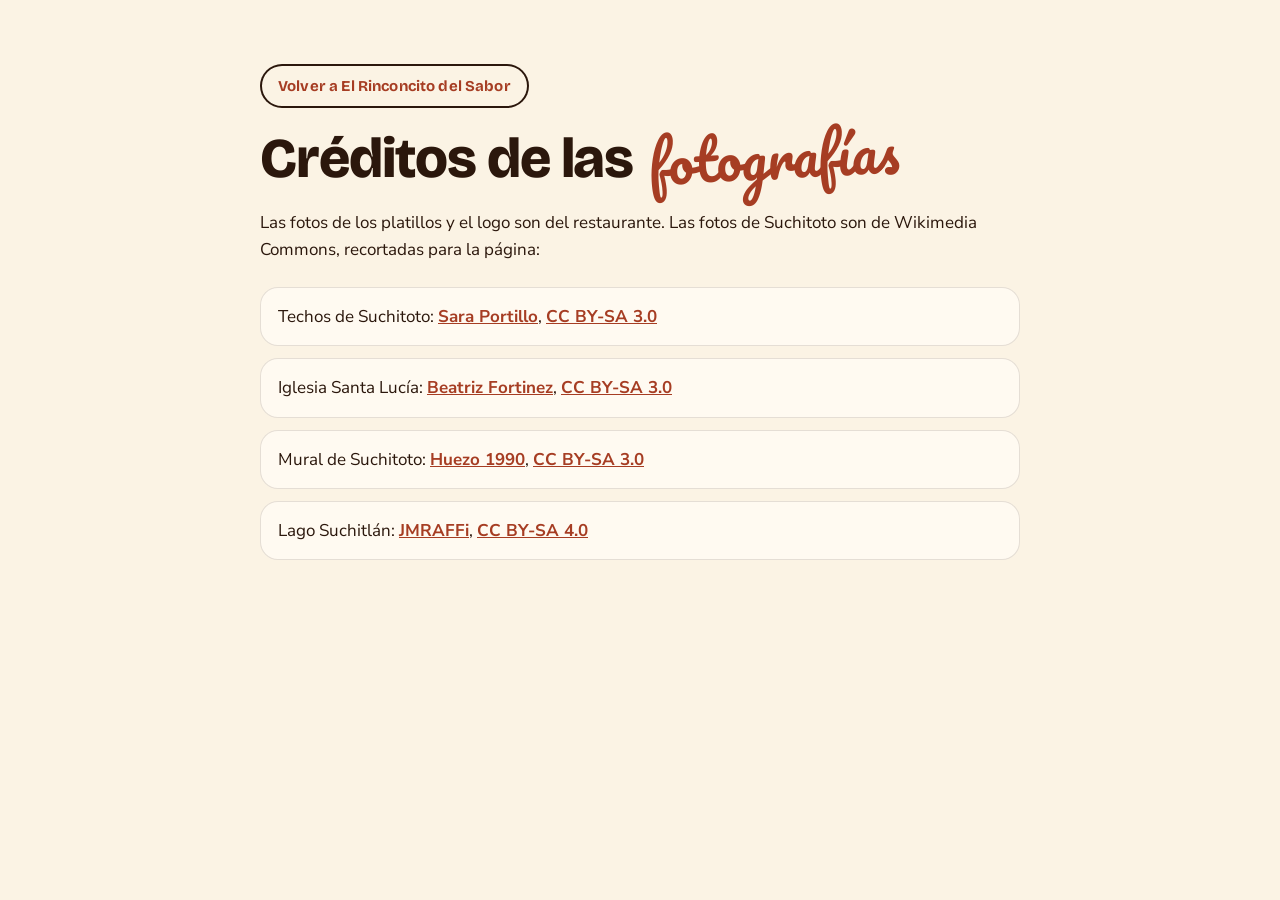
<file: credits.html>
<!doctype html>
<html lang="es">
<head>
<meta charset="utf-8">
<meta name="viewport" content="width=device-width, initial-scale=1, viewport-fit=cover">
<title>El Rinconcito del Sabor · Créditos de las fotografías</title>
<meta name="description" content="Autores, licencias y fuentes de las fotografías de la página de El Rinconcito del Sabor.">
<link rel="icon" href="img/favicon.png" type="image/png">
<meta name="theme-color" content="#fbf3e4">
<link rel="preconnect" href="https://fonts.googleapis.com">
<link rel="preconnect" href="https://fonts.gstatic.com" crossorigin>
<link href="https://fonts.googleapis.com/css2?family=Bricolage+Grotesque:opsz,wght@12..96,400..800&family=Nunito+Sans:opsz,wght@6..12,400..700&family=Pacifico&display=swap" rel="stylesheet">
<link rel="stylesheet" href="css/styles.css">
<style>
  .creditos { padding-block: 64px 96px; max-width: 760px; }
  .creditos h1 { font: 800 clamp(36px, 5vw, 56px)/1.05 var(--f-head); letter-spacing: -.02em; margin: 16px 0 20px; }
  .creditos ul { display: grid; gap: 12px; margin-top: 24px; }
  .creditos li { padding: 16px 18px; border-radius: 18px; background: var(--papel); box-shadow: inset 0 0 0 1px var(--linea); }
  .creditos a { color: var(--teja); font-weight: 700; }
</style>
</head>
<body>
<main class="wrap creditos">
  <a class="btn btn--ghost btn--sm" href="index.html">Volver a El Rinconcito del Sabor</a>
  <h1>Créditos de las <span class="script">fotografías</span></h1>
  <p>Las fotos de los platillos y el logo son del restaurante. Las fotos de Suchitoto son de Wikimedia Commons, recortadas para la página:</p>
  <ul>
    <li>Techos de Suchitoto: <a href="https://commons.wikimedia.org/wiki/File:Casas_de_Suchitoto.jpg">Sara Portillo</a>, <a href="https://creativecommons.org/licenses/by-sa/3.0">CC BY-SA 3.0</a></li>
    <li>Iglesia Santa Lucía: <a href="https://commons.wikimedia.org/wiki/File:Iglesia_Santa_Luc%C3%ADa,_Suchitoto.JPG">Beatriz Fortinez</a>, <a href="https://creativecommons.org/licenses/by-sa/3.0">CC BY-SA 3.0</a></li>
    <li>Mural de Suchitoto: <a href="https://commons.wikimedia.org/wiki/File:Calle_de_Suchitoto.JPG">Huezo 1990</a>, <a href="https://creativecommons.org/licenses/by-sa/3.0">CC BY-SA 3.0</a></li>
    <li>Lago Suchitlán: <a href="https://commons.wikimedia.org/wiki/File:Acercamiento_isla_Lago_Suchitlan.jpg">JMRAFFi</a>, <a href="https://creativecommons.org/licenses/by-sa/4.0">CC BY-SA 4.0</a></li>
  </ul>
</main>
</body>
</html>
</file>
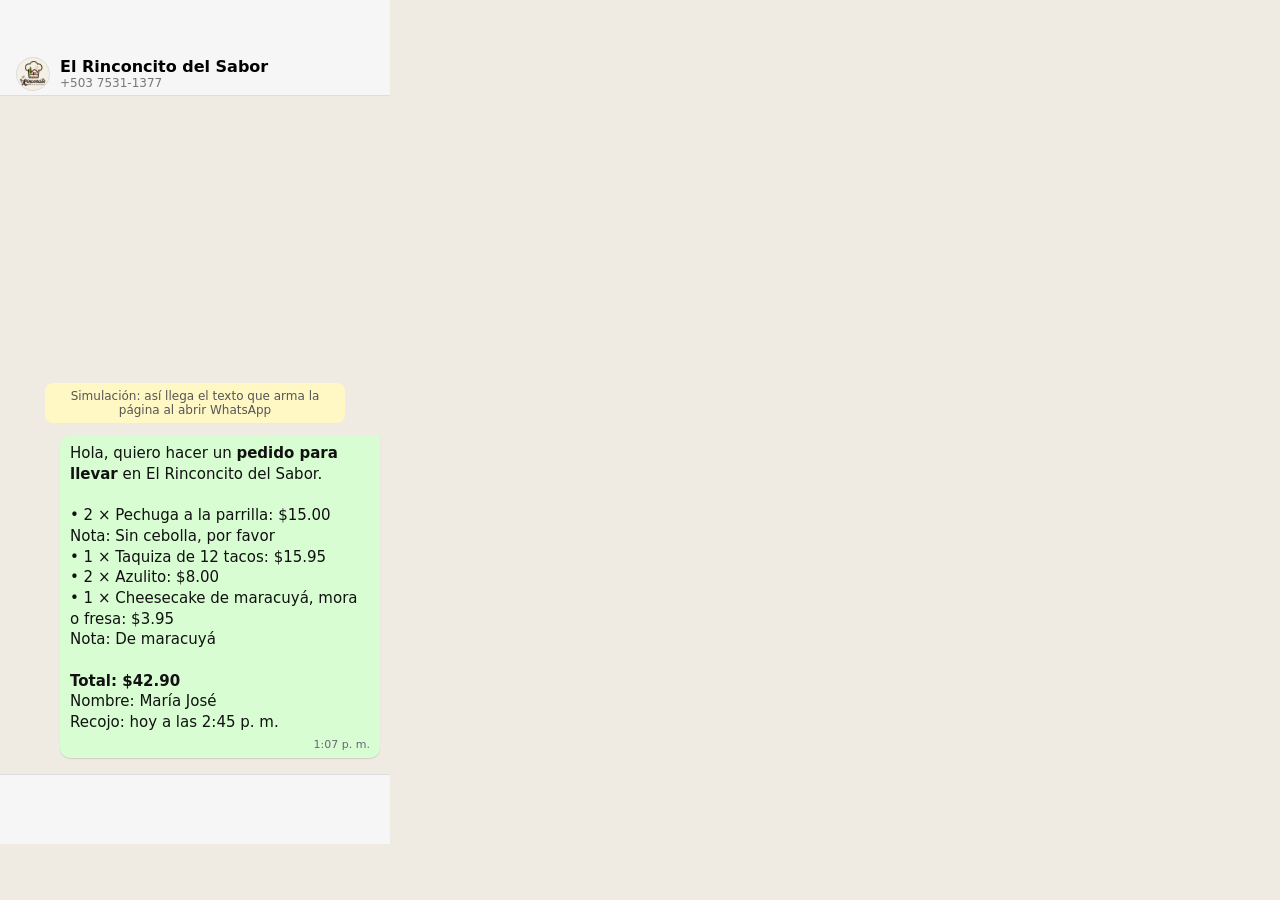
<file: tools/mensaje-whatsapp.html>
<!doctype html><html lang="es"><head><meta charset="utf-8"><style>
*{box-sizing:border-box;margin:0}body{width:390px;height:844px;font-family:-apple-system,"Nunito Sans",system-ui,sans-serif;background:#efeae2;display:flex;flex-direction:column}
.top{background:#f6f6f6;height:96px;padding:52px 16px 0;display:flex;gap:10px;align-items:center;border-bottom:1px solid #ddd}
.av{width:34px;height:34px;border-radius:50%;background:#f5f0e6 url(../img/logo-128.webp) center/80% no-repeat;border:1px solid #ddd}
.n{font-weight:600;font-size:16px}.s{font-size:12px;color:#777}
.chat{flex:1;padding:16px 10px;display:flex;flex-direction:column;justify-content:flex-end}
.note{align-self:center;background:#fff8c5;color:#555;font-size:12px;padding:6px 10px;border-radius:8px;margin-bottom:12px;text-align:center;max-width:300px}
.b{align-self:flex-end;max-width:320px;background:#d9fdd3;padding:8px 10px 6px;border-radius:10px 2px 10px 10px;font-size:15px;line-height:1.38;color:#111;box-shadow:0 1px 1px rgba(0,0,0,.12)}
.t{text-align:right;font-size:11px;color:#667;margin-top:4px}
.bar{height:70px;background:#f6f6f6;border-top:1px solid #ddd}
</style></head><body><div class="top"><div class="av"></div><div><div class="n">El Rinconcito del Sabor</div><div class="s">+503 7531-1377</div></div></div>
<div class="chat"><p class="note">Simulación: así llega el texto que arma la página al abrir WhatsApp</p><div class="b">Hola, quiero hacer un <b>pedido para llevar</b> en El Rinconcito del Sabor.<br><br>• 2 × Pechuga a la parrilla: $15.00<br>   Nota: Sin cebolla, por favor<br>• 1 × Taquiza de 12 tacos: $15.95<br>• 2 × Azulito: $8.00<br>• 1 × Cheesecake de maracuyá, mora o fresa: $3.95<br>   Nota: De maracuyá<br><br><b>Total: $42.90</b><br>Nombre: María José<br>Recojo: hoy a las 2:45 p. m.<div class="t">1:07 p. m.</div></div></div><div class="bar"></div></body></html>
</file>
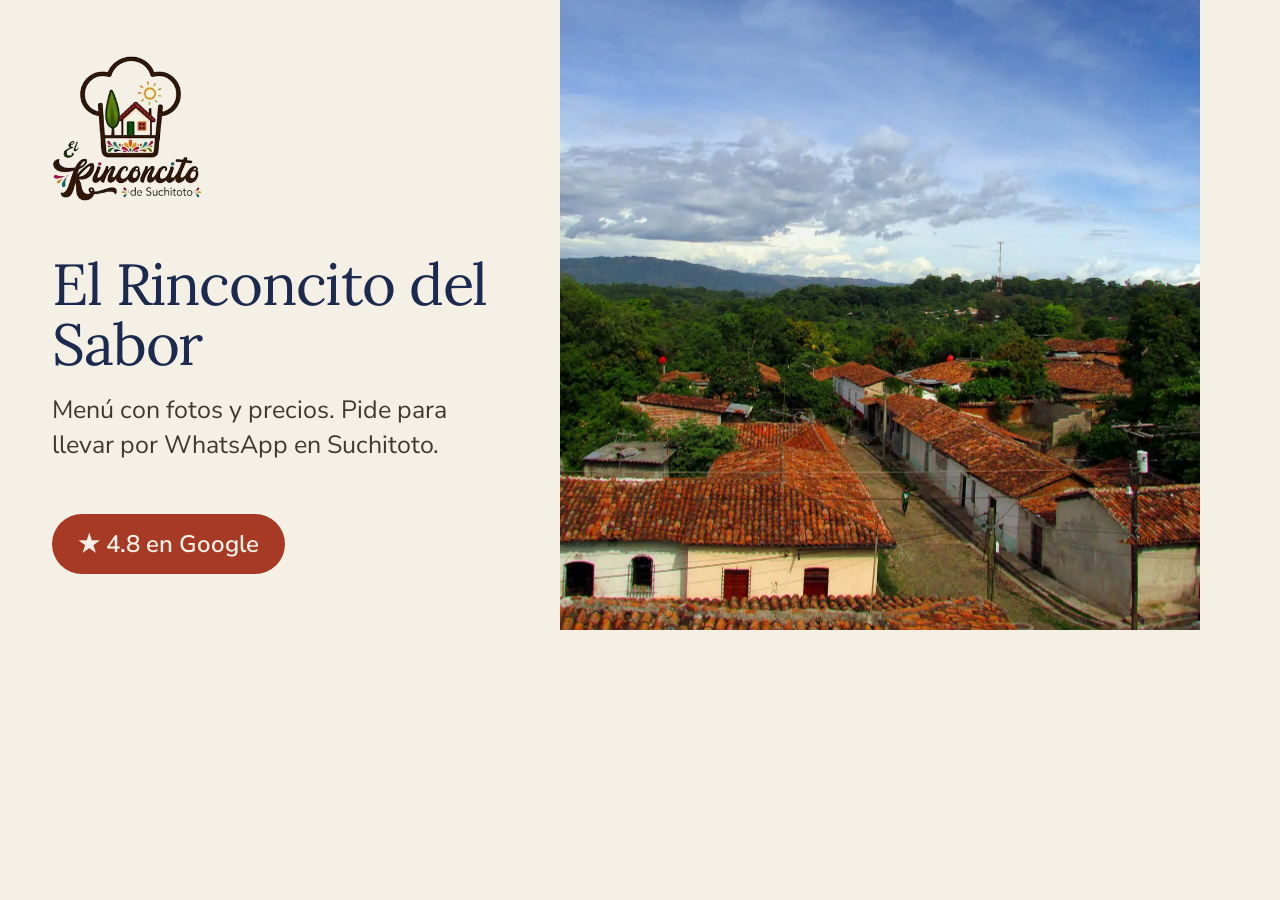
<file: tools/share-card.html>
<!doctype html><html lang="es"><head><meta charset="utf-8">
<link href="https://fonts.googleapis.com/css2?family=Lora:wght@400..600&family=Nunito+Sans:wght@400..600&display=swap" rel="stylesheet">
<style>
*{box-sizing:border-box;margin:0}body{width:1200px;height:630px;display:grid;grid-template-columns:560px 640px;background:#f5f0e6;color:#1b2a4e;font-family:"Nunito Sans",sans-serif}
.l{padding:56px 52px;display:flex;flex-direction:column;justify-content:space-between}
.logo{width:150px}
h1{font:400 58px/1.04 Lora,serif;letter-spacing:-.02em}
p{font-size:25px;line-height:1.4;margin-top:18px;color:#3d3a32}
.b{display:inline-flex;gap:12px;align-items:center;background:#a63a24;color:#f5f0e6;font-weight:600;font-size:24px;padding:14px 26px;border-radius:999px;align-self:flex-start}
.r{background:url(../assets/img/photo-f28544787-1280.webp) center 62%/cover}
</style></head><body>
<div class="l"><img class="logo" src="../img/logo.webp" alt="">
<div><h1>El Rinconcito del Sabor</h1><p>Menú con fotos y precios. Pide para llevar por WhatsApp en Suchitoto.</p></div>
<span class="b">★ 4.8 en Google</span></div><div class="r"></div></body></html>
</file>
<file: css/styles.css>
/* El Rinconcito del Sabor · estilos
   Todo sale del logo: el café del trazo "Rinconcito" (Pacifico), el teja del techo,
   el sol, el ciprés, y el turquesa y granate de las flores del azulejo.
   Arcos coloniales de Suchitoto como marcos de foto. */

:root {
  --crema: #fbf3e4;
  --crema-2: #f4e6cc;
  --papel: #fffaf1;
  --cafe: #2b170c;
  --cafe-2: #3d2416;
  --muted: #6b5242;
  --teja: #a63d23;
  --teja-fondo: #8e331c;
  --teja-osc: #93361e;
  --sol: #e8ad3f;
  --cipres: #4b660c;
  --turq: #1f6f61;
  --granate: #921f38;
  --ok: #3f8a3a;
  --linea: rgba(43, 23, 12, .12);

  --f-script: "Pacifico", "Brush Script MT", cursive;
  --f-head: "Bricolage Grotesque", "Arial Narrow", system-ui, sans-serif;
  --f-body: "Nunito Sans", system-ui, sans-serif;

  --ease-out: cubic-bezier(.23, 1, .32, 1);
  --ease-drawer: cubic-bezier(.32, .72, 0, 1);
  --strip: 30px;
  --bar: 72px;
  --top-h: calc(var(--strip) + var(--bar));
  --gut: clamp(20px, 4vw, 48px);
  --sec: clamp(88px, 10vw, 144px);
  --cartbar-h: 0px;
  --error: #a3201c;
}
@media (max-width: 1023px) { :root { --bar: 64px; } }

/* ------------------------------------------------------------------ base */
*, *::before, *::after { box-sizing: border-box; }
html { -webkit-text-size-adjust: 100%; -webkit-tap-highlight-color: transparent; scroll-behavior: smooth; scroll-padding-top: calc(var(--top-h) + 12px); }
@media (prefers-reduced-motion: reduce) { html { scroll-behavior: auto; } }
body { margin: 0; background: var(--crema); color: var(--cafe); font: 400 17px/1.6 var(--f-body); overflow-x: clip; }
img { display: block; max-width: 100%; }
a { color: inherit; }
h1, h2, h3, p, ul, ol, dl, dd, figure { margin: 0; }
ul, ol { padding: 0; list-style: none; }
button, input, select, textarea { font: inherit; color: inherit; }
input, select, textarea { font-size: 16px; }
button, a, select { touch-action: manipulation; }
button, .btn, .chip { -webkit-user-select: none; user-select: none; }
:focus-visible { outline: 3px solid var(--sol); outline-offset: 3px; border-radius: 6px; }
.sr { position: absolute; width: 1px; height: 1px; overflow: hidden; clip: rect(0 0 0 0); white-space: nowrap; }
.wrap { width: min(100% - 2 * var(--gut), 1240px); margin-inline: auto; }
.skip { position: fixed; left: 12px; top: -60px; z-index: 100; padding: 12px 18px; background: var(--cafe); color: var(--crema); border-radius: 999px; text-decoration: none; font-weight: 700; }
.skip:focus { top: 12px; }
html.sheet-open, html.sheet-open body, html.menu-open body { overflow: hidden; }
svg { flex: none; }

/* ------------------------------------------------------------ tipografía */
h2 { font: 800 clamp(38px, 4.6vw, 64px)/1.02 var(--f-head); letter-spacing: -.025em; text-wrap: balance; }
.script { font-family: var(--f-script); font-weight: 400; letter-spacing: 0; color: var(--teja); display: inline-block; transform: rotate(-3deg) translateY(.04em); padding-inline: .06em; }
.kicker { display: inline-flex; align-items: center; gap: 10px; margin-bottom: 14px; font: 700 14px/1 var(--f-head); letter-spacing: .14em; text-transform: uppercase; color: var(--teja); }
.kicker::before { content: ""; width: 26px; height: 2px; background: currentColor; border-radius: 2px; }
.kicker--light { color: var(--crema); }
.kicker--sol { color: var(--sol); }
.head__lead { margin-top: 18px; max-width: 46ch; font-size: 18px; color: var(--muted); }

/* --------------------------------------------------------------- botones */
.btn {
  display: inline-flex; align-items: center; justify-content: center; gap: 10px; min-height: 52px; padding: 0 26px;
  border: 0; border-radius: 999px; font: 700 16px/1 var(--f-head); letter-spacing: .01em; text-decoration: none; cursor: pointer;
  transition: transform 160ms var(--ease-out), background-color 200ms ease, box-shadow 200ms ease, color 200ms ease;
}
.btn svg { width: 20px; height: 20px; }
.btn:active { transform: scale(.97); }
.btn--sm { min-height: 44px; padding: 0 18px; font-size: 15px; }
.btn--lg { min-height: 58px; padding: 0 30px; font-size: 17px; }
.btn--block { width: 100%; }
.btn--teja { background: var(--teja); color: var(--crema); box-shadow: 0 10px 24px -12px rgba(181, 69, 42, .8); }
.btn--sol { background: var(--sol); color: var(--cafe); }
.btn--cafe { background: var(--cafe); color: var(--crema); }
.btn--ghost { background: transparent; color: var(--cafe); box-shadow: inset 0 0 0 2px var(--cafe); }
.btn--wa { background: #18723d; color: #fff; }
.btn:disabled { opacity: .45; cursor: default; box-shadow: none; }
@media (hover: hover) and (pointer: fine) {
  .btn--teja:hover { background: var(--teja-osc); transform: translateY(-2px); }
  .btn--sol:hover { background: #f1bd55; transform: translateY(-2px); }
  .btn--cafe:hover { background: var(--cafe-2); transform: translateY(-2px); }
  .btn--ghost:hover { background: var(--cafe); color: var(--crema); }
  .btn--wa:hover { background: #125f32; }
  .btn svg:last-child:not(:first-child) { transition: transform 200ms var(--ease-out); }
  .btn:hover svg:last-child:not(:first-child) { transform: translateX(3px); }
}

/* ------------------------------------------------------------ encabezado */
.top { position: sticky; top: 0; z-index: 50; background: rgba(251, 243, 228, .94); -webkit-backdrop-filter: saturate(1.4) blur(12px); backdrop-filter: saturate(1.4) blur(12px); transition: box-shadow 250ms ease; }
.top.is-scrolled { box-shadow: 0 1px 0 var(--linea), 0 12px 30px -24px rgba(43, 23, 12, .5); }
.strip { height: var(--strip); display: flex; align-items: center; justify-content: center; padding-inline: 16px; background: var(--cafe); color: var(--crema); font: 600 13px/1 var(--f-body); letter-spacing: .02em; white-space: nowrap; overflow: hidden; text-overflow: ellipsis; }
.top__bar { height: var(--bar); display: flex; align-items: center; gap: 20px; }
.brand { display: flex; align-items: center; gap: 10px; text-decoration: none; margin-right: auto; min-width: 0; }
.brand img { width: 52px; height: auto; }
.brand__name { font: 400 22px/1 var(--f-script); white-space: nowrap; }
.brand__name em { font: 800 13px/1 var(--f-head); font-style: normal; letter-spacing: .12em; text-transform: uppercase; color: var(--teja); margin-left: 4px; }
.top__nav { display: flex; gap: 4px; }
.top__nav a { position: relative; padding: 12px 14px; font: 700 15px/1 var(--f-head); text-decoration: none; }
.top__nav a::after { content: ""; position: absolute; left: 14px; right: 14px; bottom: 6px; height: 2px; background: var(--teja); border-radius: 2px; transform: scaleX(0); transform-origin: right; transition: transform 250ms var(--ease-out); }
@media (hover: hover) and (pointer: fine) { .top__nav a:hover::after { transform: scaleX(1); transform-origin: left; } }
.pill-status { display: inline-flex; align-items: center; gap: 8px; padding: 9px 14px; border-radius: 999px; background: var(--papel); box-shadow: inset 0 0 0 1px var(--linea); font: 700 14px/1 var(--f-head); white-space: nowrap; }
.dot { position: relative; width: 10px; height: 10px; border-radius: 50%; background: var(--muted); flex: none; }
[data-abierto="si"] .dot, [data-abierto="si"].dot { background: var(--ok); }
[data-abierto="no"] .dot { background: var(--teja); }
[data-abierto="si"] .dot::after { content: ""; position: absolute; inset: 0; border-radius: 50%; background: var(--ok); animation: latido 2.4s var(--ease-out) infinite; }
@keyframes latido { 0% { transform: scale(1); opacity: .55; } 70%, 100% { transform: scale(2.8); opacity: 0; } }
.top__cta svg { width: 18px; height: 18px; }
.top__menu { display: none; width: 48px; height: 48px; border: 0; border-radius: 50%; background: var(--cafe); cursor: pointer; position: relative; }
.top__menu i { position: absolute; left: 15px; right: 15px; height: 2px; background: var(--crema); border-radius: 2px; transition: transform 250ms var(--ease-out); }
.top__menu i:nth-of-type(1) { top: 19px; } .top__menu i:nth-of-type(2) { top: 27px; }
.top__menu[aria-expanded="true"] i:nth-of-type(1) { transform: translateY(4px) rotate(45deg); }
.top__menu[aria-expanded="true"] i:nth-of-type(2) { transform: translateY(-4px) rotate(-45deg); }
.movil { position: fixed; inset: var(--top-h) 0 0 0; z-index: 49; display: grid; align-content: start; gap: 4px; padding: 24px var(--gut) calc(24px + env(safe-area-inset-bottom)); background: var(--crema); }
.movil[hidden] { display: none; }
.movil a:not(.btn) { padding: 16px 0; border-bottom: 1px solid var(--linea); font: 800 28px/1.1 var(--f-head); text-decoration: none; }
.movil .btn { margin-top: 20px; }
@media (max-width: 1023px) {
  .top__nav, .top__cta { display: none; }
  .top__menu { display: block; }
  .pill-status { padding: 8px 12px; font-size: 13px; }
}
@media (max-width: 479px) {
  .brand__name em { display: none; }
  .brand img { width: 44px; }
  .brand__name { font-size: 19px; }
  .top__bar { gap: 10px; }
  .strip { font-size: 12px; }
}
@media (max-width: 359px) { .brand__name { display: none; } }

/* ---------------------------------------------------------------- portada */
.hero { position: relative; min-height: calc(100svh - var(--top-h)); display: flex; flex-direction: column; overflow: hidden; background:
  radial-gradient(60% 60% at 82% 38%, rgba(232, 173, 63, .22), transparent 70%), var(--crema); }
.hero__grid { flex: 1; display: grid; grid-template-columns: 1.02fr 1fr; gap: clamp(32px, 4vw, 64px); align-items: center; padding-block: clamp(24px, 3vw, 44px) clamp(40px, 4vw, 60px); }
.eyebrow { display: inline-flex; align-items: center; gap: 8px; padding: 10px 16px; border-radius: 999px; background: var(--papel); box-shadow: inset 0 0 0 1px var(--linea); font: 700 14px/1 var(--f-head); }
.eyebrow svg { width: 18px; height: 18px; color: var(--teja); }
.hero__h { margin: 16px 0 0; line-height: 1; }
.hero__l1 { display: block; font: 400 clamp(54px, 6.8vw, 100px)/1.14 var(--f-script); color: var(--cafe); margin-left: -.04em; }
.hero__l2 { display: inline-flex; align-items: center; gap: 14px; margin-top: 6px; font: 800 clamp(30px, 3.9vw, 56px)/1 var(--f-head); letter-spacing: .14em; text-transform: uppercase; color: var(--teja); }
.hero__l2::before, .hero__l2::after { content: ""; width: 34px; height: 3px; border-radius: 3px; background: var(--sol); }
.hero__lead { margin-top: 18px; max-width: 34em; font-size: clamp(17px, 1.3vw, 19px); color: var(--muted); }
.hero__cards { display: flex; flex-wrap: wrap; gap: 14px; margin-top: 24px; }
.mini { display: flex; align-items: center; gap: 14px; padding: 14px 20px 14px 16px; border-radius: 22px; background: var(--papel); box-shadow: 0 1px 0 var(--linea), 0 14px 30px -22px rgba(43, 23, 12, .45); }
.mini__big { font: 800 40px/1 var(--f-head); letter-spacing: -.03em; color: var(--cafe); }
.mini__body { display: grid; gap: 4px; font: 600 15px/1.25 var(--f-body); color: var(--muted); }
.mini__body b { font: 800 17px/1.15 var(--f-head); color: var(--cafe); }
.mini--hours .dot { width: 12px; height: 12px; margin-left: 4px; }
.stars { display: inline-flex; gap: 2px; color: var(--sol); }
.stars svg { width: 17px; height: 17px; }
.stars--sm svg { width: 14px; height: 14px; }
.hero__btns { display: flex; flex-wrap: wrap; gap: 14px; margin-top: 26px; }

/* banda de flores del azulejo (fija: no se desplaza sola) */
.tiles { height: 46px; flex: none; background: var(--cafe) url("data:image/svg+xml,%3Csvg xmlns='http://www.w3.org/2000/svg' width='184' height='46' viewBox='0 0 184 46'%3E%3Cg transform='translate(23 23)'%3E%3Cg fill='%23921f38'%3E%3Cellipse rx='4.6' ry='9' cy='-7.5'/%3E%3Cellipse rx='4.6' ry='9' cy='-7.5' transform='rotate(72)'/%3E%3Cellipse rx='4.6' ry='9' cy='-7.5' transform='rotate(144)'/%3E%3Cellipse rx='4.6' ry='9' cy='-7.5' transform='rotate(216)'/%3E%3Cellipse rx='4.6' ry='9' cy='-7.5' transform='rotate(288)'/%3E%3C/g%3E%3Ccircle r='4' fill='%23e8ad3f'/%3E%3C/g%3E%3Cpath d='M50 23c6-7 14-7 20 0-6 7-14 7-20 0z' fill='%234b660c'/%3E%3Cg transform='translate(92 23)'%3E%3Cg fill='%2328907e'%3E%3Cellipse rx='4.6' ry='9' cy='-7.5'/%3E%3Cellipse rx='4.6' ry='9' cy='-7.5' transform='rotate(72)'/%3E%3Cellipse rx='4.6' ry='9' cy='-7.5' transform='rotate(144)'/%3E%3Cellipse rx='4.6' ry='9' cy='-7.5' transform='rotate(216)'/%3E%3Cellipse rx='4.6' ry='9' cy='-7.5' transform='rotate(288)'/%3E%3C/g%3E%3Ccircle r='4' fill='%23e8ad3f'/%3E%3C/g%3E%3Cpath d='M119 23c6-7 14-7 20 0-6 7-14 7-20 0z' fill='%236b8a1a'/%3E%3Ccircle cx='161' cy='23' r='6' fill='%23e8ad3f'/%3E%3Ccircle cx='161' cy='23' r='2.5' fill='%23b5452a'/%3E%3C/svg%3E") 0 50% / 184px 46px repeat-x; }

/* entrada de la portada: una sola vez, en ola (no bloquea los toques) */
.js-on [data-in] { opacity: 0; transform: translateY(18px); }
.js-on.is-ready [data-in] { opacity: 1; transform: none; transition: opacity 700ms var(--ease-out), transform 800ms var(--ease-out); }
.js-on.is-ready [data-in="1"] { transition-delay: 70ms; }
.js-on.is-ready [data-in="2"] { transition-delay: 160ms; }
.js-on.is-ready [data-in="3"] { transition-delay: 240ms; }
.js-on.is-ready [data-in="4"] { transition-delay: 310ms; }
.js-on.is-ready [data-in="5"] { transition-delay: 370ms; }

@media (max-width: 1023px) {
  .hero__grid { grid-template-columns: 1fr; gap: 28px; padding-top: 32px; }
  .deco--flor2 { right: 8%; }
}
@media (max-width: 639px) {
  .hero__grid { padding-top: 24px; padding-bottom: 40px; }
  .hero__l2 { letter-spacing: .1em; gap: 10px; }
  .hero__l2::before, .hero__l2::after { width: 20px; }
  .hero__cards { gap: 10px; }
  .mini { flex: 1 1 100%; }
  .hero__btns .btn { flex: 1 1 100%; }
  .deco--sol { width: 58px; height: 58px; top: 14px; right: 12px; }
  .deco--flor2 { display: none; }
  .deco--flor1 { display: none; }
}

/* -------------------------------------------------------- secciones base */
.sec { position: relative; padding-block: var(--sec); }
.head { max-width: 640px; }

/* aparición al bajar (solo con JS y sin "reducir movimiento") */
.js-on [data-reveal] { opacity: 0; transform: translateY(28px); transition: opacity 800ms var(--ease-out) var(--d, 0ms), transform 900ms var(--ease-out) var(--d, 0ms); }
.js-on [data-reveal].is-in { opacity: 1; transform: none; }

/* ------------------------------------------------------------ favoritos */
.favs { background: var(--crema-2); }
.favs .head { margin-bottom: clamp(88px, 9vw, 120px); }
.favs__list { display: grid; grid-template-columns: repeat(4, minmax(0, 1fr)); gap: 24px; }
.fav { position: relative; }
.fav__btn {
  all: unset; box-sizing: border-box; position: relative; display: flex; flex-direction: column; height: 100%; padding: 104px 24px 24px; border-radius: 30px; cursor: pointer;
  background: var(--c, var(--teja)); color: var(--t, var(--crema)); transition: transform 300ms var(--ease-out), box-shadow 300ms var(--ease-out);
  box-shadow: 0 24px 40px -30px rgba(43, 23, 12, .7);
}
.fav--0 .fav__btn { --c: var(--teja); }
.fav--1 .fav__btn { --c: var(--sol); --t: var(--cafe); }
.fav--2 .fav__btn { --c: var(--turq); }
.fav--3 .fav__btn { --c: var(--cipres); }
.fav__btn:focus-visible { outline: 3px solid var(--cafe); outline-offset: 4px; }
.fav__plate { position: absolute; left: 50%; top: -72px; width: 160px; height: 160px; margin-left: -80px; border-radius: 50%; overflow: hidden; border: 7px solid var(--papel); box-shadow: 0 18px 30px -16px rgba(43, 23, 12, .65); transition: transform 500ms var(--ease-out); }
.fav__plate img { width: 100%; height: 100%; object-fit: cover; }
.fav__name { font: 800 22px/1.15 var(--f-head); letter-spacing: -.01em; text-align: center; }
.fav__desc { margin-top: 8px; font-size: 15px; line-height: 1.45; text-align: center; opacity: .9; }
.fav__foot { margin-top: auto; padding-top: 20px; display: flex; align-items: center; justify-content: space-between; gap: 10px; }
.fav__price { font: 800 24px/1 var(--f-head); }
.fav__add { display: inline-flex; align-items: center; gap: 6px; min-height: 44px; padding: 0 16px; border-radius: 999px; background: var(--papel); color: var(--cafe); font: 800 14px/1 var(--f-head); }
.fav__add svg { width: 14px; height: 14px; }
.fav .dish__count { position: absolute; top: 14px; right: 14px; background: var(--papel); color: var(--teja); }
.fav__btn:active { transform: scale(.98); }
@media (hover: hover) and (pointer: fine) {
  .fav__btn:hover { transform: translateY(-8px); box-shadow: 0 34px 50px -30px rgba(43, 23, 12, .8); }
  .fav__btn:hover .fav__plate { transform: rotate(-8deg) scale(1.04); }
}
@media (max-width: 1023px) {
  .favs__list { grid-template-columns: repeat(2, minmax(0, 1fr)); row-gap: 100px; }
}
@media (max-width: 639px) {
  .favs .head { margin-bottom: 92px; }
  .favs__list { grid-template-columns: 1fr; row-gap: 96px; }
  .fav__btn { padding: 96px 20px 20px; }
  .fav__plate { width: 144px; height: 144px; margin-left: -72px; top: -64px; }
}

/* ----------------------------------------------------------------- menú */
.menu__top { display: grid; grid-template-columns: 1fr auto; gap: 32px; align-items: end; }
.steps { display: flex; gap: 12px; }
.steps li { display: flex; align-items: center; gap: 12px; max-width: 210px; padding: 14px 16px; border-radius: 20px; background: var(--papel); box-shadow: inset 0 0 0 1px var(--linea); font-size: 15px; line-height: 1.3; color: var(--muted); }
.steps b { color: var(--cafe); font-family: var(--f-head); }
.steps__n { flex: none; width: 34px; height: 34px; display: grid; place-items: center; border-radius: 50%; background: var(--teja); color: var(--crema); font: 800 16px/1 var(--f-head); }
@media (max-width: 1023px) { .menu__top { grid-template-columns: 1fr; } .steps { flex-wrap: wrap; } }
@media (max-width: 639px) { .steps { display: grid; } .steps li { max-width: none; } }

.tabs { position: sticky; top: var(--top-h); z-index: 20; display: flex; gap: 6px; margin: 40px calc(-1 * var(--gut)) 0; padding: 12px var(--gut); background: rgba(251, 243, 228, .96); overflow-x: auto; scrollbar-width: none; overscroll-behavior-x: contain; }
.tabs::-webkit-scrollbar { display: none; }
@media (min-width: 1300px) { .tabs { margin-inline: 0; padding-inline: 0; } }
.chip { position: relative; z-index: 1; flex: none; display: inline-flex; align-items: center; min-height: 46px; padding: 0 20px; border-radius: 999px; font: 700 15px/1 var(--f-head); text-decoration: none; color: var(--cafe); white-space: nowrap; box-shadow: inset 0 0 0 1.5px var(--linea); transition: color 250ms ease, box-shadow 250ms ease; }
.chip.is-on { color: var(--crema); box-shadow: none; }
.chip:active { transform: scale(.97); }
@media (hover: hover) and (pointer: fine) { .chip:not(.is-on):hover { box-shadow: inset 0 0 0 1.5px var(--cafe); } }
.tabs__ink { position: absolute; z-index: 0; left: 0; top: 12px; height: 46px; border-radius: 999px; background: var(--cafe); opacity: 0; transition: transform 420ms var(--ease-out), width 420ms var(--ease-out), opacity 200ms ease; }
@media (min-width: 1300px) { .tabs__ink { left: 0; } }

.menu__layout { display: grid; grid-template-columns: minmax(0, 1fr) 340px; gap: 40px; align-items: start; margin-top: 12px; }
.menu-group { padding-top: 36px; scroll-margin-top: calc(var(--top-h) + 80px); }
.menu-group__h { display: block; margin-bottom: 18px; font: 800 clamp(24px, 2.2vw, 32px)/1.1 var(--f-head); letter-spacing: -.02em; }
.menu-group__h::before { content: ""; display: inline-block; width: 13px; height: 13px; margin-right: 14px; border-radius: 3px; background: var(--teja); transform: rotate(45deg); vertical-align: .12em; }
.menu-group:nth-child(5n+2) .menu-group__h::before { background: var(--turq); }
.menu-group:nth-child(5n+3) .menu-group__h::before { background: var(--sol); }
.menu-group:nth-child(5n+4) .menu-group__h::before { background: var(--cipres); }
.menu-group:nth-child(5n+5) .menu-group__h::before { background: var(--granate); }
.menu-group__n { display: inline-block; margin-left: 10px; font: 600 14px/1 var(--f-body); color: var(--muted); letter-spacing: 0; white-space: nowrap; }
.dishes { display: grid; grid-template-columns: repeat(2, minmax(0, 1fr)); gap: 14px; }
@media (max-width: 759px) { .dishes { grid-template-columns: 1fr; } }
.dish { min-width: 0; }
.dish__btn {
  all: unset; box-sizing: border-box; width: 100%; height: 100%; display: grid; grid-template-columns: 96px minmax(0, 1fr) 44px; gap: 14px; align-items: start;
  padding: 12px; border-radius: 22px; background: var(--papel); cursor: pointer; box-shadow: inset 0 0 0 1px var(--linea);
  transition: transform 250ms var(--ease-out), box-shadow 250ms var(--ease-out);
}
.dish__btn:focus-visible { outline: 3px solid var(--sol); outline-offset: 2px; }
.dish__img { display: block; width: 96px; height: 96px; border-radius: 16px; overflow: hidden; background: var(--crema-2); }
.dish__img img { width: 100%; height: 100%; object-fit: cover; transition: transform 600ms var(--ease-out); }
.dish__body { display: grid; gap: 4px; min-width: 0; padding-top: 2px; }
.dish__name { font: 700 17px/1.25 var(--f-head); overflow-wrap: anywhere; hyphens: auto; }
.dish__desc { font-size: 14.5px; line-height: 1.45; color: var(--muted); }
.dish__foot { display: flex; flex-wrap: wrap; align-items: center; gap: 4px 10px; margin-top: 4px; }
.dish__price { font: 800 17px/1.3 var(--f-head); color: var(--teja); font-variant-numeric: tabular-nums; }
.dish__count { display: inline-flex; padding: 5px 9px; border-radius: 999px; background: rgba(181, 69, 42, .12); color: var(--teja); font: 800 12.5px/1 var(--f-head); }
.dish__count[hidden] { display: none; }
.dish__count:not([hidden]) { transition: opacity 180ms var(--ease-out), transform 180ms var(--ease-out); }
@starting-style { .dish__count:not([hidden]) { opacity: 0; transform: scale(.9); } }
.dish__add { align-self: center; width: 44px; height: 44px; display: grid; place-items: center; border-radius: 50%; background: var(--teja); color: var(--crema); transition: transform 160ms var(--ease-out), background-color 200ms ease; }
.dish__add svg { width: 16px; height: 16px; }
.dish.is-in .dish__add { background: var(--cafe); }
.dish__btn:active .dish__add { transform: scale(.9); }
@media (hover: hover) and (pointer: fine) {
  .dish__btn:hover { transform: translateY(-3px); box-shadow: inset 0 0 0 1px var(--linea), 0 18px 30px -22px rgba(43, 23, 12, .5); }
  .dish__btn:hover .dish__img img { transform: scale(1.06); }
  .dish__btn:hover .dish__add { transform: rotate(90deg); }
}
@media (max-width: 400px) {
  .dish__btn { grid-template-columns: 72px minmax(0, 1fr) 44px; gap: 12px; }
  .dish__img { width: 72px; height: 72px; }
}
div.dish__btn { cursor: default; grid-template-columns: 96px minmax(0, 1fr); }

/* panel del pedido (escritorio) */
.panel { position: sticky; top: calc(var(--top-h) + 90px); margin-top: 36px; }
.panel__in { padding: 26px; border-radius: 28px; background: var(--cafe); color: var(--crema); box-shadow: 0 30px 50px -34px rgba(43, 23, 12, .8); }
.panel h3 { display: flex; align-items: center; gap: 10px; font: 800 24px/1 var(--f-head); }
.panel h3 svg { width: 24px; height: 24px; color: var(--sol); }
.panel__empty { margin-top: 14px; font-size: 15px; color: rgba(251, 243, 228, .75); }
.panel__empty[hidden] { display: none; }
.panel__lines { margin-top: 14px; max-height: min(42vh, 360px); overflow-y: auto; overscroll-behavior: contain; }
.panel__lines li { display: grid; grid-template-columns: auto minmax(0, 1fr) auto; gap: 10px; padding: 10px 0; border-bottom: 1px solid rgba(251, 243, 228, .14); font-size: 15px; line-height: 1.35; }
.panel__q { font: 800 15px/1.35 var(--f-head); color: var(--sol); }
.panel__n { overflow-wrap: anywhere; }
.panel__n small { display: block; font-size: 13px; color: rgba(251, 243, 228, .7); }
.panel__p { font-variant-numeric: tabular-nums; white-space: nowrap; }
.panel__total { display: flex; justify-content: space-between; align-items: baseline; margin: 16px 0 18px; font: 800 18px/1 var(--f-head); }
.panel__total b { display: inline-block; font-size: 30px; color: var(--sol); font-variant-numeric: tabular-nums; }
.panel .btn--teja { box-shadow: none; }
.panel__note { display: flex; gap: 8px; margin-top: 14px; font-size: 14px; line-height: 1.4; color: rgba(251, 243, 228, .78); }
.panel__note svg { width: 18px; height: 18px; color: var(--sol); margin-top: 1px; }
.is-bump { animation: bump 420ms var(--ease-out); }
@keyframes bump { 0% { transform: scale(1); } 35% { transform: scale(1.16); } 100% { transform: scale(1); } }
@media (max-width: 1023px) { .menu__layout { grid-template-columns: 1fr; } .panel { display: none; } }
.noscript { margin-top: 24px; padding: 18px; border-radius: 18px; background: var(--papel); }

/* --------------------------------------------------------------- horario */
.horario { background: var(--teja-fondo); color: var(--crema); overflow: hidden; }
.deco--sol2 { right: -60px; top: -60px; width: 300px; height: 300px; color: var(--sol); opacity: .28; }
.horario__grid { position: relative; display: grid; grid-template-columns: 1.1fr .9fr; gap: clamp(32px, 5vw, 80px); align-items: center; }
.horario h2 { font-size: clamp(44px, 6vw, 88px); }
.clock { display: grid; gap: 4px; margin-top: 26px; }
.clock__label { font: 700 15px/1 var(--f-head); letter-spacing: .08em; text-transform: uppercase; }
.clock__time { font: 800 clamp(48px, 5vw, 68px)/1 var(--f-head); letter-spacing: -.03em; color: var(--sol); font-variant-numeric: tabular-nums; }
.day { margin-top: 28px; max-width: 520px; }
.day__track { position: relative; height: 16px; border-radius: 999px; background: rgba(43, 23, 12, .28); }
.day__open { position: absolute; top: 0; bottom: 0; border-radius: 999px; background: var(--sol); transform-origin: left; }
.js-on [data-reveal] .day__open { transform: scaleX(0); }
.js-on [data-reveal].is-in .day__open { transform: scaleX(1); transition: transform 1200ms var(--ease-out) 300ms; }
.day__now { position: absolute; top: 50%; width: 0; }
.day__now span { position: absolute; left: -13px; top: -13px; width: 26px; height: 26px; border-radius: 50%; background: var(--cafe); box-shadow: 0 0 0 4px var(--crema); }
.day__labels { display: flex; justify-content: space-between; margin-top: 12px; font: 700 13px/1 var(--f-head); }
.horario__msg { display: flex; align-items: center; gap: 12px; margin-top: 26px; font: 700 clamp(18px, 1.6vw, 22px)/1.35 var(--f-head); }
.horario .dot { box-shadow: 0 0 0 3px var(--crema); }
.horario__falta { margin-top: 8px; padding-left: 22px; font-size: 17px; }
.semana { padding: clamp(28px, 3vw, 40px); border-radius: 30px; background: var(--crema); color: var(--cafe); box-shadow: 0 40px 60px -40px rgba(43, 23, 12, .8); }
.semana h3 { font: 800 26px/1 var(--f-head); margin-bottom: 14px; }
.semana__dl { display: grid; }
.hrow { display: grid; grid-template-columns: 1fr auto; gap: 12px; align-items: center; padding: 12px 12px; margin-inline: -12px; border-radius: 14px; font-size: 16px; font-variant-numeric: tabular-nums; }
.hrow + .hrow { box-shadow: 0 -1px 0 var(--linea); }
.hrow dt { font-weight: 700; font-family: var(--f-head); }
.hrow.is-today { background: var(--sol); box-shadow: none; }
.hrow.is-today + .hrow { box-shadow: none; }
.hrow.is-today dt::after { content: "Hoy"; margin-left: 10px; padding: 3px 9px; border-radius: 999px; background: var(--cafe); color: var(--crema); font: 800 11.5px/1 var(--f-head); vertical-align: 2px; }
.semana__nota { margin-top: 16px; font-size: 15px; color: var(--muted); }
@media (max-width: 1023px) { .horario__grid { grid-template-columns: 1fr; } }
@media (max-width: 400px) { .hrow { font-size: 14.5px; gap: 8px; } }

/* ----------------------------------------------------------------- museo */
.museo { background: var(--cafe); color: var(--crema); padding-top: 0; overflow: hidden; }
.tiles--top { margin-bottom: var(--sec); }
.museo__grid { display: grid; grid-template-columns: 1fr 1fr; gap: clamp(32px, 5vw, 80px); align-items: center; }
.museo h2 { color: var(--crema); }
.museo .script { color: var(--sol); }
.museo__lead { margin-top: 24px; font: 400 clamp(20px, 1.7vw, 24px)/1.5 var(--f-body); color: var(--crema); }
.museo__text p:not(.kicker):not(.museo__lead) { margin-top: 16px; max-width: 38em; color: rgba(251, 243, 228, .82); }
.museo__text .btn { margin-top: 30px; }
.museo__art { position: relative; height: clamp(520px, 50vw, 640px); }
@media (max-width: 1023px) {
  .museo__grid { grid-template-columns: 1fr; }
  .museo__art { height: clamp(420px, 100vw, 560px); max-width: 560px; width: 100%; margin-inline: auto; }
}

/* ------------------------------------------------------------- ubicación */
.ubicacion { background: var(--crema-2); }
.ubicacion__grid { display: grid; grid-template-columns: .95fr 1.05fr; gap: clamp(32px, 6vw, 96px); align-items: center; }
.ubicacion__text > p:not(.kicker):not(.ubicacion__lugar) { margin-top: 18px; max-width: 34em; font-size: 18px; color: var(--muted); }
.ubicacion__lugar { display: flex; align-items: center; gap: 12px; margin-top: 22px; font: 800 clamp(28px, 3vw, 40px)/1.1 var(--f-head); letter-spacing: -.02em; color: var(--teja); }
.ubicacion__lugar svg { width: 34px; height: 34px; }
.ubicacion__btns { display: flex; flex-wrap: wrap; gap: 12px; margin-top: 28px; }
.wa-link { display: inline-flex; align-items: center; gap: 10px; min-height: 48px; margin-top: 18px; font: 700 16px/1 var(--f-head); color: #17703c; text-decoration: underline; text-underline-offset: 5px; text-decoration-thickness: 2px; }
.wa-link svg { width: 22px; height: 22px; }
@media (max-width: 1023px) { .ubicacion__grid { grid-template-columns: 1fr; } }
@media (max-width: 639px) { .ubicacion__btns .btn { flex: 1 1 100%; } }

/* -------------------------------------------------------------------- pie */
.pie { background: var(--cafe); color: var(--crema); padding: clamp(64px, 8vw, 110px) 0 calc(32px + var(--cartbar-h) + env(safe-area-inset-bottom)); }
.pie__cta { display: flex; flex-wrap: wrap; align-items: center; justify-content: space-between; gap: 24px; padding: clamp(28px, 4vw, 52px); border-radius: 34px; background: var(--teja-fondo);
  background-image: radial-gradient(circle at 92% 20%, rgba(232, 173, 63, .35), transparent 40%); }
.pie__cta h2 { color: var(--crema); }
.pie__cta .script { color: var(--sol); }
.pie__grid { display: grid; grid-template-columns: 1.3fr 1fr 1fr .8fr; gap: 32px; margin-top: clamp(48px, 6vw, 80px); }
.pie h3 { margin-bottom: 12px; font: 800 14px/1 var(--f-head); letter-spacing: .14em; text-transform: uppercase; color: var(--sol); }
.pie p, .pie nav a { font-size: 16px; color: rgba(251, 243, 228, .85); }
.pie p + p { margin-top: 6px; }
.pie nav { display: grid; justify-items: start; }
.pie nav a, .pie a { text-decoration: none; }
.pie nav a { min-height: 40px; display: inline-flex; align-items: center; }
@media (hover: hover) and (pointer: fine) { .pie a:not(.btn):hover { color: var(--sol); } }
.pie__logo { display: grid; place-items: center; width: 132px; height: 132px; border-radius: 50%; background: var(--crema); margin-bottom: 16px; }
.pie__logo img { width: 104px; height: auto; }
.pie__brand p { display: flex; align-items: center; gap: 8px; }
.pie__estado { display: flex; align-items: center; gap: 10px; font-weight: 700; color: var(--crema) !important; }
.pie__legal { display: flex; flex-wrap: wrap; justify-content: space-between; gap: 10px 24px; margin-top: 48px; padding-top: 24px; border-top: 1px solid rgba(251, 243, 228, .14); font-size: 14px; color: rgba(251, 243, 228, .7); }
.pie__legal a { color: rgba(251, 243, 228, .7); text-decoration: underline; text-underline-offset: 3px; }
@media (max-width: 1023px) { .pie__grid { grid-template-columns: 1fr 1fr; } }
@media (max-width: 559px) { .pie__grid { grid-template-columns: 1fr; } .pie__cta .btn { flex: 1 1 100%; } }

/* --------------------------------------------- barra del pedido (celular) */
html[data-cart="full"] { --cartbar-h: calc(84px + env(safe-area-inset-bottom, 0px)); }
.cartbar { position: fixed; left: 0; right: 0; bottom: 0; z-index: 40; pointer-events: none; padding: 0 var(--gut) calc(14px + env(safe-area-inset-bottom, 0px)); transform: translateY(calc(100% + 30px)); transition: transform 380ms var(--ease-drawer); }
html[data-cart="full"] .cartbar { transform: none; pointer-events: auto; }
html.sheet-open .cartbar { transform: translateY(calc(100% + 30px)); }
@media (min-width: 1024px) { .cartbar { display: none; } html[data-cart="full"] { --cartbar-h: 0px; } }
.cartbar__btn { all: unset; box-sizing: border-box; cursor: pointer; display: grid; grid-template-columns: auto minmax(0, 1fr) auto; align-items: center; gap: 14px; width: min(100%, 560px); min-height: 64px; margin: 0 auto; padding: 8px 22px 8px 8px; border-radius: 999px; background: var(--cafe); color: var(--crema); box-shadow: 0 14px 30px -12px rgba(0, 0, 0, .5); transition: transform 140ms var(--ease-out); }
.cartbar__btn:active { transform: scale(.97); }
.cartbar__count { min-width: 48px; height: 48px; padding: 0 10px; display: grid; place-items: center; border-radius: 999px; background: var(--teja); font: 800 18px/1 var(--f-head); font-variant-numeric: tabular-nums; }
.cartbar__label { font: 700 17px/1.2 var(--f-head); white-space: nowrap; overflow: hidden; text-overflow: ellipsis; }
.cartbar__sub { display: block; font: 500 13px/1.3 var(--f-body); opacity: .78; }
.cartbar__total { font: 800 19px/1 var(--f-head); color: var(--sol); font-variant-numeric: tabular-nums; white-space: nowrap; }

.fly { position: fixed; z-index: 60; pointer-events: none; will-change: transform; }
.fly__y { width: 100%; height: 100%; will-change: transform; }
.fly__y img { width: 100%; height: 100%; object-fit: cover; border-radius: 50%; border: 3px solid var(--papel); box-shadow: 0 8px 20px rgba(0, 0, 0, .25); }

/* ------------------------------------------------------- hojas inferiores */
.sheet { position: fixed; inset: 0; width: 100%; max-width: none; height: 100%; max-height: none; margin: 0; padding: 0; border: 0; background: transparent; overflow: hidden; color: var(--cafe); }
.sheet::backdrop { background: transparent; }
.sheet:not([open]) { display: none; }
.sheet__scrim { position: absolute; inset: 0; background: rgba(30, 16, 8, .5); opacity: 0; }
.sheet__panel { position: absolute; left: 0; right: 0; bottom: 0; margin: 0 auto; width: min(100%, 600px); max-height: calc(100dvh - 40px); display: flex; flex-direction: column; background: var(--crema); border-radius: 28px 28px 0 0; box-shadow: 0 -10px 40px rgba(30, 16, 8, .2); transform: translate3d(0, 110%, 0); will-change: transform; overscroll-behavior: contain; padding-bottom: env(safe-area-inset-bottom, 0px); }
@media (min-width: 640px) { .sheet__panel { bottom: 16px; border-radius: 28px; max-height: calc(100dvh - 64px); } }
@media (max-width: 639px) { .sheet__panel::after { content: ""; position: absolute; left: 0; right: 0; top: 100%; height: 160px; background: var(--crema); } }
.sheet__grab { flex: none; height: 28px; display: grid; place-items: center; touch-action: none; cursor: grab; }
.sheet__handle { width: 42px; height: 5px; border-radius: 999px; background: rgba(43, 23, 12, .22); }
[data-drag] { touch-action: none; }
.is-dragging [data-drag] { cursor: grabbing; }
.sheet__x { all: unset; box-sizing: border-box; flex: none; width: 44px; height: 44px; display: grid; place-items: center; border-radius: 50%; cursor: pointer; background: var(--crema-2); transition: transform 120ms var(--ease-out); }
.sheet__x svg { width: 16px; height: 16px; fill: none; stroke: currentColor; stroke-width: 2; stroke-linecap: round; }
.sheet__x:active { transform: scale(.94); }
.sheet__x:focus-visible { outline: 3px solid var(--sol); }
.sheet h2 { font: 800 clamp(20px, 1vw + 16px, 26px)/1.2 var(--f-head); letter-spacing: -.01em; }
.muted { color: var(--muted); font-weight: 500; }

.item { display: grid; gap: 20px; padding: 0 20px 20px; overflow-y: auto; min-width: 0; }
.item > * { min-width: 0; }
.item__head { display: grid; grid-template-columns: 112px minmax(0, 1fr) 44px; gap: 16px; align-items: start; }
.item__img { width: 112px; height: 112px; object-fit: cover; border-radius: 50%; border: 5px solid var(--papel); box-shadow: 0 0 0 2px var(--cafe); }
.item__info { display: grid; gap: 6px; min-width: 0; padding-top: 4px; }
.item__name { overflow-wrap: anywhere; }
.item__desc { color: var(--muted); font-size: 15px; line-height: 1.45; }
.item__desc[hidden] { display: none; }
.item__price { font: 800 20px/1.2 var(--f-head); color: var(--teja); }
.item__qty { display: flex; align-items: center; justify-content: space-between; gap: 16px; min-height: 68px; border-block: 1px solid var(--linea); }
.item__label { font: 700 16px/1 var(--f-head); }
.field { display: grid; gap: 8px; min-width: 0; }
.field label { font: 700 15px/1.2 var(--f-head); }
.field :is(input, select, textarea) { width: 100%; min-height: 52px; padding: 12px 16px; border: 1.5px solid rgba(43, 23, 12, .22); border-radius: 16px; background: var(--papel); color: var(--cafe); text-overflow: ellipsis; }
.field textarea { min-height: 84px; resize: vertical; }
.field :is(input, select, textarea):focus { outline: none; border-color: var(--teja); box-shadow: 0 0 0 4px rgba(181, 69, 42, .15); }
.field :is(input, select)[aria-invalid="true"] { border: 2px solid var(--error); }
.field__error { color: var(--error); font: 700 14px/1.4 var(--f-body); }
.field__error[hidden] { display: none; }
.field select { appearance: none; background-image: url("data:image/svg+xml,%3Csvg xmlns='http://www.w3.org/2000/svg' viewBox='0 0 12 12'%3E%3Cpath d='M3 4.5l3 3 3-3' fill='none' stroke='%232b170c' stroke-width='1.6' stroke-linecap='round'/%3E%3C/svg%3E"); background-repeat: no-repeat; background-position: right 16px center; background-size: 14px; padding-right: 44px; }
.stepper { display: inline-flex; align-items: center; gap: 4px; border-radius: 999px; background: var(--crema-2); padding: 4px; }
.stepper__b { all: unset; box-sizing: border-box; width: 44px; height: 44px; display: grid; place-items: center; border-radius: 50%; cursor: pointer; background: var(--papel); transition: transform 120ms var(--ease-out), opacity 160ms ease; }
.stepper__b svg { width: 16px; height: 16px; fill: none; stroke: currentColor; stroke-width: 2; stroke-linecap: round; stroke-linejoin: round; }
.stepper__b:active:not(:disabled) { transform: scale(.9); }
.stepper__b:disabled { opacity: .35; cursor: default; }
.stepper__b:focus-visible { outline: 3px solid var(--sol); }
.stepper__n { min-width: 2.2ch; text-align: center; font: 800 18px/1 var(--f-head); font-variant-numeric: tabular-nums; }
.btn--sheet { width: 100%; min-height: 58px; justify-content: space-between; font-size: 17px; }
.btn--wa.btn--sheet { justify-content: center; }
.btn__total { font-variant-numeric: tabular-nums; white-space: nowrap; }

.sheet__top { flex: none; display: flex; align-items: center; justify-content: space-between; gap: 16px; padding: 0 20px 12px; }
.sheet__scroll { overflow-y: auto; overscroll-behavior: contain; padding: 0 20px 20px; min-width: 0; }
.cart-empty { display: none; padding: 20px 0 8px; gap: 16px; justify-items: start; }
.sheet[data-empty="si"] .cart-empty { display: grid; }
.sheet[data-empty="si"] .order { display: none; }
.line { display: grid; grid-template-columns: 56px minmax(0, 1fr) auto; gap: 12px; align-items: center; padding: 12px 0; border-bottom: 1px solid var(--linea); background: var(--crema); }
.line__img { width: 56px; height: 56px; object-fit: cover; border-radius: 50%; }
.line__body { min-width: 0; display: grid; gap: 2px; }
.line__name { font: 700 16px/1.3 var(--f-head); overflow-wrap: anywhere; }
.line__note { font-size: 14px; line-height: 1.4; color: var(--muted); overflow-wrap: anywhere; }
.line__price { font: 800 15px/1.3 var(--f-head); color: var(--teja); font-variant-numeric: tabular-nums; white-space: nowrap; }
@media (max-width: 359px) {
  .line { grid-template-columns: 44px minmax(0, 1fr); } .line__img { width: 44px; height: 44px; }
  .line .stepper { grid-column: 2; justify-self: start; }
  .item__head { grid-template-columns: 72px minmax(0, 1fr) 44px; } .item__img { width: 72px; height: 72px; }
}
.order { display: grid; gap: 16px; padding-top: 16px; min-width: 0; }
.order > * { min-width: 0; }
.order__total { display: flex; justify-content: space-between; align-items: baseline; font: 800 22px/1.2 var(--f-head); font-variant-numeric: tabular-nums; }
.order__total span:last-child { color: var(--teja); white-space: nowrap; }
.closed-note { padding: 12px 14px; border-radius: 14px; background: rgba(232, 173, 63, .28); font-size: 15px; line-height: 1.45; }
.closed-note[hidden], .sent-note[hidden] { display: none; }
.sent-note { font-size: 15px; }

/* -------------------------------------------------- movimiento reducido */
@media (prefers-reduced-motion: reduce) {
  .js-on [data-in], .js-on [data-reveal] { opacity: 1 !important; transform: none !important; transition: none !important; }
  [data-abierto="si"] .dot::after { animation: none !important; }
  .js-on [data-reveal] .day__open { transform: none !important; }
  .cartbar { transition: opacity 160ms ease; transform: none; opacity: 0; }
  html[data-cart="full"] .cartbar { opacity: 1; }
  html.sheet-open .cartbar { opacity: 0; }
  .is-bump { animation: none; }
  .tabs__ink { transition: opacity 150ms ease; }
}

@media (max-width: 419px) {
  .eyebrow__sv { display: none; }
  .deco--sol { display: none; }
  .cartbar__btn { gap: 10px; padding-right: 16px; }
  .cartbar__label { font-size: 15.5px; }
  .cartbar__total { font-size: 17px; }
}


/* ================================================================
   PORTADA: la mesa servida. El logo al centro, un sol de rayos detrás
   y seis platillos reales girando despacio en órbita. Cada plato es un
   botón que abre el platillo para pedirlo.
   ================================================================ */
.hero__art { display: grid; place-items: center; }
.mesa { position: relative; width: min(600px, 100%); aspect-ratio: 1; container-type: inline-size; --r: 39cqw; --plato: 22cqw; }
.mesa__sol { position: absolute; inset: -6%; border-radius: 50%;
  background: repeating-conic-gradient(from 0deg, rgba(232, 173, 63, .34) 0deg 6deg, transparent 6deg 15deg);
  -webkit-mask: radial-gradient(circle, #000 30%, transparent 70%); mask: radial-gradient(circle, #000 30%, transparent 70%); }
.mesa__sol::after { content: ""; position: absolute; inset: 22%; border-radius: 50%; background: radial-gradient(circle, rgba(232, 173, 63, .35), transparent 70%); }
.mesa__aro { position: absolute; inset: calc(50% - var(--r)); border-radius: 50%; border: 2px dashed rgba(43, 23, 12, .28); }
.mesa__orbita { position: absolute; inset: 0; animation: orbitar 70s linear infinite; }
.oplate { all: unset; box-sizing: border-box; position: absolute; left: 50%; top: 50%; width: var(--plato); aspect-ratio: 1; margin: calc(var(--plato) / -2) 0 0 calc(var(--plato) / -2); cursor: pointer;
  transform: rotate(var(--a)) translateY(calc(-1 * var(--r))) rotate(calc(-1 * var(--a))); border-radius: 50%; }
.oplate__up { display: block; width: 100%; height: 100%; animation: orbitar 70s linear infinite reverse; }
.oplate__in { display: block; width: 100%; height: 100%; border-radius: 50%; overflow: hidden; border: 6px solid var(--papel); box-shadow: 0 0 0 2px var(--cafe), 0 18px 30px -14px rgba(43, 23, 12, .6); transition: scale 300ms var(--ease-out), box-shadow 300ms var(--ease-out); }
.oplate__in img { width: 100%; height: 100%; object-fit: cover; }
.oplate__tag { position: absolute; left: 50%; bottom: -10px; translate: -50% 0; padding: 6px 11px; border-radius: 999px; background: var(--teja); color: var(--crema); font: 800 13px/1 var(--f-head); white-space: nowrap; box-shadow: 0 6px 12px -6px rgba(43, 23, 12, .6); }
.oplate:focus-visible .oplate__in { box-shadow: 0 0 0 4px var(--sol), 0 18px 30px -14px rgba(43, 23, 12, .6); }
.oplate:active .oplate__in { scale: .94; }
@media (hover: hover) and (pointer: fine) {
  .mesa:hover .mesa__orbita, .mesa:hover .oplate__up, .mesa:focus-within .mesa__orbita, .mesa:focus-within .oplate__up { animation-play-state: paused; }
  .oplate:hover .oplate__in { scale: 1.1; box-shadow: 0 0 0 2px var(--teja), 0 24px 36px -14px rgba(43, 23, 12, .7); }
}
.mesa__centro { position: absolute; inset: 29%; border-radius: 50%; background: var(--papel); box-shadow: 0 0 0 2px var(--cafe), 0 0 0 12px rgba(251, 243, 228, .9), 0 30px 50px -24px rgba(43, 23, 12, .6); display: grid; place-items: center; }
.mesa__ring { position: absolute; inset: -16%; width: 132%; height: 132%; animation: orbitar 30s linear infinite reverse; }
.mesa__ring text { font: 800 12.5px var(--f-head); letter-spacing: .26em; fill: var(--teja); }
.mesa__logo { width: 70%; height: auto; }
.mesa__cipres { position: absolute; color: var(--cipres); }
.mesa__cipres--a { left: 4%; bottom: 4%; width: 7cqw; height: 21cqw; }
.mesa__cipres--b { left: 11%; bottom: 3%; width: 4.6cqw; height: 14cqw; color: #6b8a1a; }
.mesa__flor { position: absolute; }
.mesa__flor--a { right: 6%; top: 4%; width: 7cqw; height: 7cqw; color: var(--granate); }
.mesa__flor--b { right: 1%; top: 13%; width: 4.4cqw; height: 4.4cqw; color: var(--turq); }
.mesa__hint { position: absolute; left: 50%; bottom: -9%; translate: -50% 0; padding: 7px 14px; border-radius: 999px; background: var(--cafe); color: var(--crema); font: 700 13px/1 var(--f-head); white-space: nowrap; }
.mesa.is-off .mesa__orbita, .mesa.is-off .oplate__up, .mesa.is-off .mesa__ring, .mesa.is-held .mesa__orbita, .mesa.is-held .oplate__up { animation-play-state: paused; }
@keyframes orbitar { to { rotate: 360deg; } }

/* la mesa se sirve una vez al cargar: el centro, luego los platos en ola */
.js-on .mesa__centro, .js-on .mesa__aro, .js-on .mesa__hint { opacity: 0; scale: .9; }
.js-on .oplate__in { opacity: 0; scale: .6; }
.js-on.is-ready .mesa__centro, .js-on.is-ready .mesa__aro, .js-on.is-ready .mesa__hint { opacity: 1; scale: 1; transition: opacity 600ms var(--ease-out) 150ms, scale 800ms cubic-bezier(.34, 1.3, .64, 1) 150ms; }
.js-on.is-ready .mesa__hint { transition-delay: 1100ms; }
.js-on.is-ready .oplate__in { opacity: 1; scale: 1; transition: opacity 500ms var(--ease-out) calc(420ms + var(--i) * 85ms), scale 650ms cubic-bezier(.34, 1.45, .64, 1) calc(420ms + var(--i) * 85ms), box-shadow 300ms var(--ease-out); }
@media (hover: hover) and (pointer: fine) { .js-on.is-ready .oplate:hover .oplate__in { scale: 1.1; transition: scale 300ms var(--ease-out), box-shadow 300ms var(--ease-out); } }
@media (max-width: 1023px) { .mesa { width: min(480px, 100%); } }
@media (max-width: 639px) {
  .mesa { width: min(400px, 100%); --plato: 23cqw; }
  .oplate__in { border-width: 4px; }
  .oplate__tag { font-size: 12px; padding: 5px 9px; bottom: -8px; }
  .mesa__ring text { font-size: 13.5px; }
}

/* ================================================================
   MUSEO: postales pegadas con cinta (no arcos)
   ================================================================ */
.postal { position: absolute; margin: 0; padding: 12px 12px 0; background: var(--papel); box-shadow: 0 30px 50px -28px #000; transition: rotate 500ms var(--ease-out); }
.postal img { width: 100%; height: calc(100% - 46px); object-fit: cover; }
.postal figcaption { height: 46px; display: flex; align-items: center; justify-content: center; font: 400 19px/1 var(--f-script); color: var(--cafe); }
.postal::before { content: ""; position: absolute; left: 50%; top: -14px; width: 92px; height: 28px; translate: -50% 0; rotate: -4deg; background: rgba(232, 173, 63, .75); }
.postal--a { left: 2%; top: 4%; width: 50%; height: 84%; rotate: -4deg; z-index: 1; }
.postal--b { right: 2%; top: 0; width: 44%; height: 50%; rotate: 5deg; z-index: 2; }
.postal--c { right: 10%; bottom: 0; width: 36%; height: 44%; rotate: -2deg; z-index: 3; }
.postal--b::before { background: rgba(31, 111, 97, .55); }
.postal--c::before { background: rgba(146, 31, 56, .5); }
@media (hover: hover) and (pointer: fine) { .postal:hover { rotate: 0deg; z-index: 4; } }
.sello { position: absolute; z-index: 5; left: 42%; bottom: 6%; width: 92px; height: 92px; display: grid; place-items: center; border-radius: 50%; background: var(--sol); box-shadow: 0 0 0 6px var(--cafe), 0 0 0 8px var(--sol); rotate: 12deg; }
.sello svg { width: 54px; height: 48px; }

/* ================================================================
   UBICACIÓN: foto grande redondeada con un sello encima (no arco)
   ================================================================ */
.lago { position: relative; height: clamp(380px, 42vw, 580px); border-radius: 36px 36px 36px 160px; overflow: hidden; box-shadow: 0 40px 60px -40px rgba(43, 23, 12, .6); }
.lago img { width: 100%; height: 100%; object-fit: cover; will-change: transform; }
.lago__sello { position: absolute; right: 20px; top: 20px; display: flex; align-items: center; gap: 8px; max-width: 70%; padding: 12px 16px; border-radius: 999px; background: var(--crema); box-shadow: 0 10px 20px -10px rgba(43, 23, 12, .5); font: 800 14px/1.2 var(--f-head); }
.lago__sello svg { width: 20px; height: 20px; color: var(--teja); }
@media (max-width: 1023px) { .lago { height: clamp(300px, 70vw, 460px); border-radius: 28px 28px 28px 100px; } }

@media (prefers-reduced-motion: reduce) {
  .mesa__orbita, .oplate__up, .mesa__ring { animation: none !important; }
  .js-on .mesa__centro, .js-on .mesa__aro, .js-on .mesa__hint, .js-on .oplate__in { opacity: 1 !important; scale: 1 !important; }
  .postal { transition: none; }
}

/* adornos de fondo de la portada (sol y flores del logo) */
.deco { position: absolute; pointer-events: none; }
.hero__bg { position: absolute; inset: 0; pointer-events: none; }
.deco--sol { right: 3%; top: 4%; width: 110px; height: 110px; color: var(--sol); }
.deco--flor1 { left: -18px; top: 30%; width: 64px; height: 64px; color: var(--granate); opacity: .9; }
.deco--flor2 { left: 44%; top: 6%; width: 34px; height: 34px; color: var(--turq); }
.postal--c { bottom: 4%; }
@media (max-width: 1023px) { .deco--sol { width: 70px; height: 70px; } .deco--flor2 { display: none; } }
@media (max-width: 639px) { .deco--sol { width: 58px; height: 58px; top: 14px; right: 12px; } .deco--flor1 { display: none; } }
@media (max-width: 419px) { .deco--sol { display: none; } }
</file>
